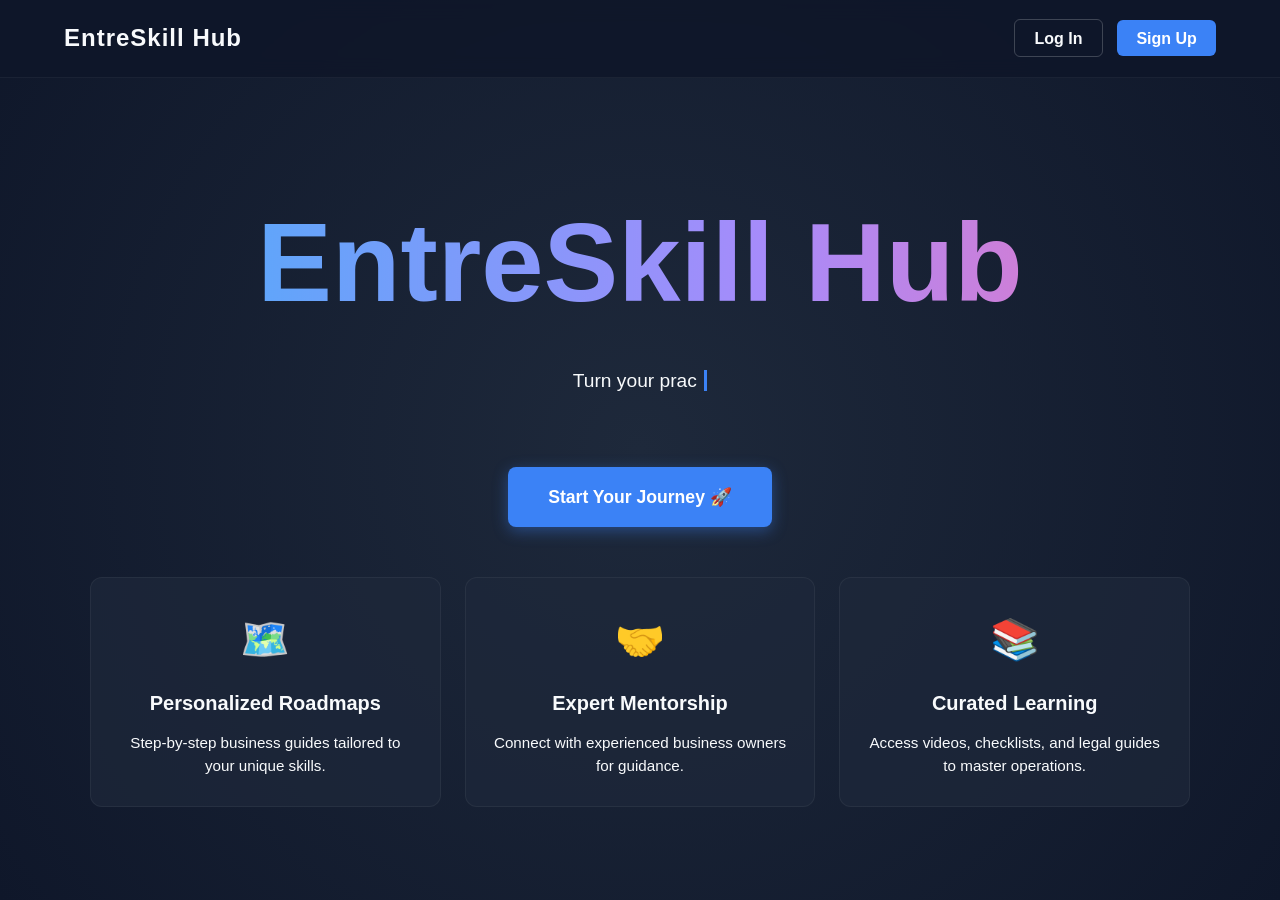
<file: index.html>
<!DOCTYPE html>
<html lang="en">
<head>
    <meta charset="UTF-8">
    <meta name="viewport" content="width=device-width, initial-scale=1.0">
    <title>EntreSkill Hub | Skill-to-Startup Platform</title>
    <link rel="stylesheet" href="style.css"> 
</head>
<body class="landing-page">

    <nav class="navbar">
        <div class="logo">EntreSkill Hub</div>
        <div class="nav-links">
            <a href="auth.html" class="nav-btn login-btn">Log In</a>
            <a href="register.html" class="nav-btn signup-btn">Sign Up</a>
        </div>
    </nav>

    <header class="hero">
        <div class="hero-content">
            <h1 class="animated-title">EntreSkill Hub</h1>
            <p class="tagline"></p> <div class="cta-buttons">
                <a href="register.html" class="btn btn-primary">Start Your Journey 🚀</a>
            </div>
        </div>

        <div class="feature-grid">
            <div class="feature-card">
                <div class="icon">🗺️</div>
                <h3>Personalized Roadmaps</h3>
                <p>Step-by-step business guides tailored to your unique skills.</p>
            </div>
            <div class="feature-card">
                <div class="icon">🤝</div>
                <h3>Expert Mentorship</h3>
                <p>Connect with experienced business owners for guidance.</p>
            </div>
            <div class="feature-card">
                <div class="icon">📚</div>
                <h3>Curated Learning</h3>
                <p>Access videos, checklists, and legal guides to master operations.</p>
            </div>
        </div>
    </header>

    <script src="global.js" defer></script>
    <script src="landing.js" defer></script>
</body>
</html>
</file>
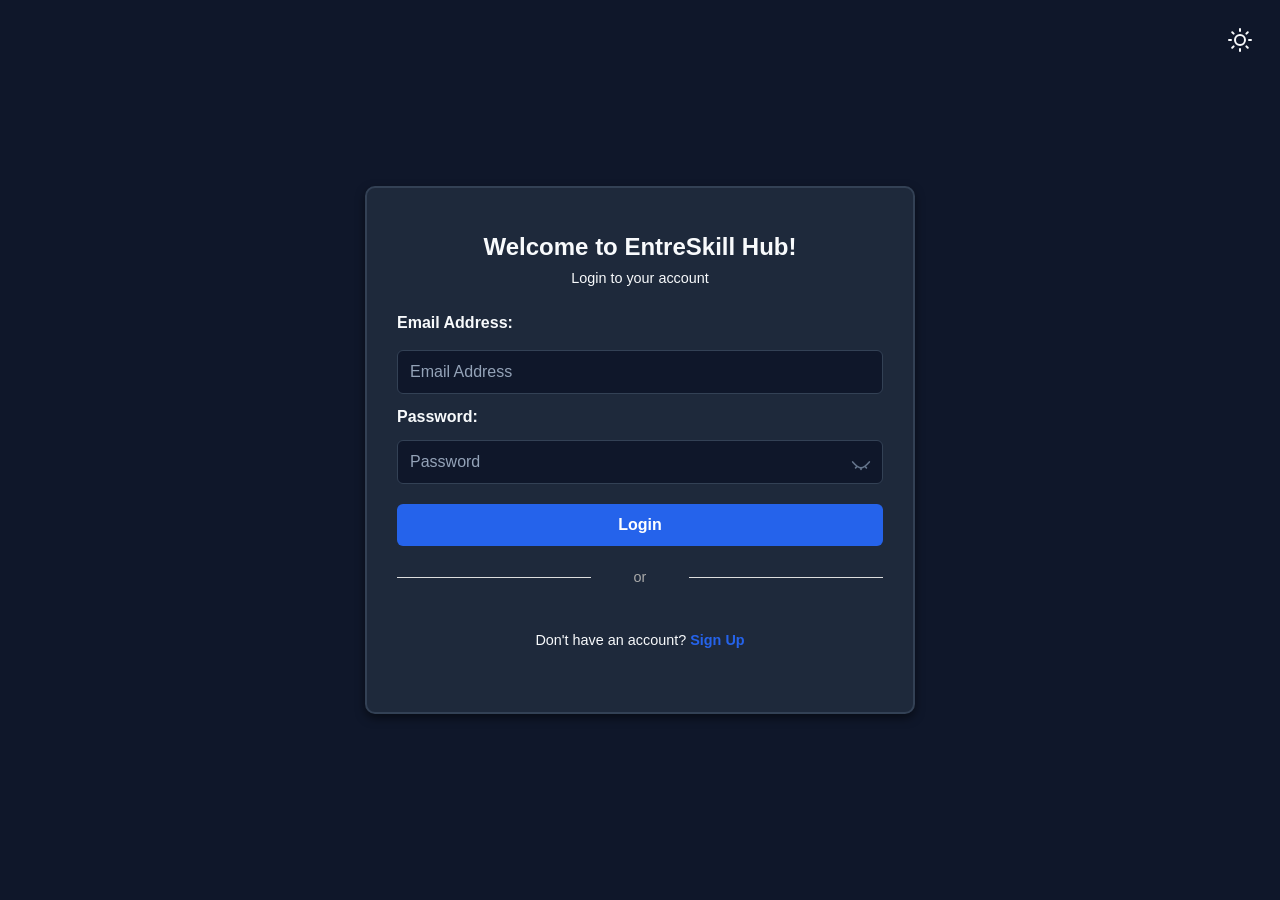
<file: admin-dashboard.html>
<!DOCTYPE html>
<html lang="en">
<head>
    <meta charset="UTF-8">
    <meta name="viewport" content="width=device-width, initial-scale=1.0">
    <title>Admin Dashboard - EntreSkill Hub</title>
      <script src="security.js" ></script>
    <link rel="stylesheet" href="style.css">
</head>
<body class="admin-page">

    <div id="toast-message" class="toast hidden"></div>

    <!-- Removed hardcoded background so Dark Mode works! -->
    <div class="universal-nav" style="padding: 20px 40px; margin-bottom: 30px;">
        <h2 id="admin-title">⚙️ Admin Control Center</h2>
        <div class="nav-right-controls">
            <a href="dashboard.html" class="nav-link">➔ Live Website</a>
            <a href="mentor-dashboard.html" style="background: #3b82f6; color: white; padding: 6px 12px; border-radius: 6px; text-decoration: none; font-size: 0.9rem; font-weight: bold;">👨‍🏫 Enter as Mentor</a>
            <button id="theme-toggle" class="theme-icon-btn" aria-label="Toggle Theme">
                <svg class="sun-icon" xmlns="http://www.w3.org/2000/svg" width="24" height="24" viewBox="0 0 24 24" fill="none" stroke="currentColor" stroke-width="2" stroke-linecap="round" stroke-linejoin="round"><circle cx="12" cy="12" r="5"></circle><line x1="12" y1="1" x2="12" y2="3"></line><line x1="12" y1="21" x2="12" y2="23"></line><line x1="4.22" y1="4.22" x2="5.64" y2="5.64"></line><line x1="18.36" y1="18.36" x2="19.78" y2="19.78"></line><line x1="1" y1="12" x2="3" y2="12"></line><line x1="21" y1="12" x2="23" y2="12"></line><line x1="4.22" y1="19.78" x2="5.64" y2="18.36"></line><line x1="18.36" y1="5.64" x2="19.78" y2="4.22"></line></svg>
                <svg class="moon-icon" xmlns="http://www.w3.org/2000/svg" width="24" height="24" viewBox="0 0 24 24" fill="none" stroke="currentColor" stroke-width="2" stroke-linecap="round" stroke-linejoin="round"><path d="M21 12.79A9 9 0 1 1 11.21 3 7 7 0 0 0 21 12.79z"></path></svg>
            </button>
        </div>
    </div>

    <div class="admin-container" style="max-width: 1100px; margin: 0 auto; padding: 0 20px;">
        
        <!-- REAL STATS GRID -->
        <div class="stats-grid" style="display: grid; grid-template-columns: repeat(auto-fit, minmax(200px, 1fr)); gap: 20px; margin-bottom: 40px;">
            <div class="stat-card" style="border-top-color: #3b82f6;">
                <h3>Total Students</h3>
                <div class="number" id="stat-users">Loading...</div>
            </div>
            <div class="stat-card" style="border-top-color: #10b981;">
                <h3>Active Mentors</h3>
                <div class="number" id="stat-mentors">Loading...</div>
            </div>
            <div class="stat-card" style="border-top-color: #f59e0b;">
                <h3>Ideas Bookmarked</h3>
                <div class="number" id="stat-ideas">Loading...</div>
            </div>
            <div class="stat-card" style="border-top-color: #8b5cf6;">
                <h3>Pending Content</h3>
                <div class="number" id="stat-pending">0</div>
            </div>
        </div>

        <div style="display: flex; gap: 30px; flex-wrap: wrap;">
            
            <!-- LEFT PANEL: PENDING MENTOR APPROVALS -->
            <div class="panel" style="flex: 1; min-width: 300px;">
                <h3 style="border-bottom: 2px solid #f59e0b; padding-bottom: 10px;">👤 Pending Mentor Verifications</h3>
                <div id="pending-mentors-container">
                    <!-- JS will inject REAL data here -->
                </div>
            </div>

            <!-- RIGHT PANEL: REAL UPLOADED CONTENT -->
            <div class="panel" style="flex: 1; min-width: 300px;">
                <h3 style="border-bottom: 2px solid #8b5cf6; padding-bottom: 10px;">📄 Pending Training Content</h3>
                <div id="pending-content-container">
                    <!-- JS will inject REAL mentor uploads here -->
                </div>
            </div>

        </div>
    </div>

    <script src="global.js" defer></script>
    <script src="admin.js" defer></script>
</body>
</html>
</file>
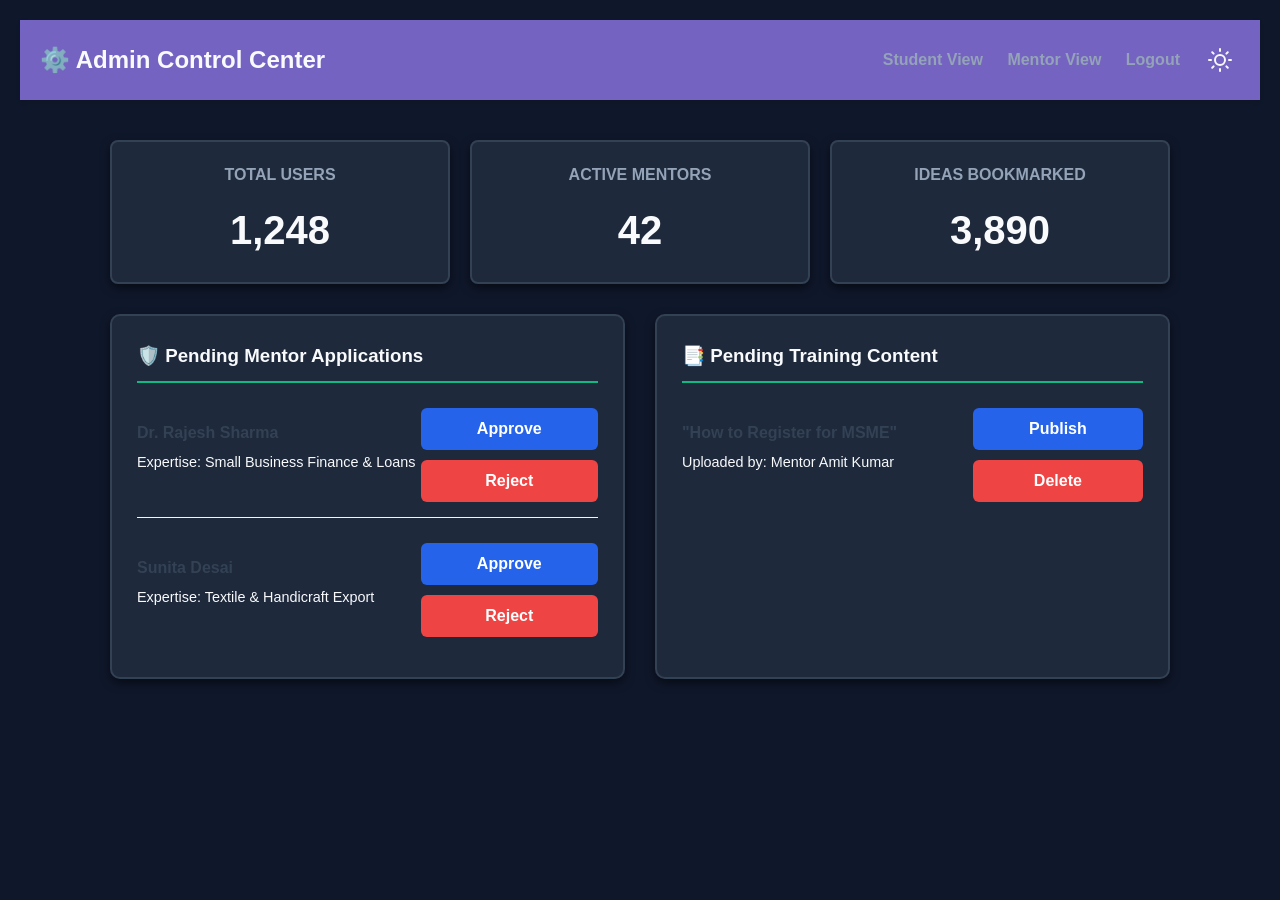
<file: admin.html>
<!DOCTYPE html>
<html lang="en">
<head>
    <meta charset="UTF-8">
    <meta name="viewport" content="width=device-width, initial-scale=1.0">
    <title>Admin Control - EntreSkill Hub</title>
    <link rel="stylesheet" href="style.css">
</head>
<body class="admin-page">

    <div id="toast-message" class="toast hidden"></div>

   <div class="admin-nav">
        <h2>⚙️ Admin Control Center</h2>
        
        <div style="display: flex; align-items: center; gap: 20px;">
            <div class="links">
                <a href="#">Student View</a>
                <a href="#">Mentor View</a>
                <a href="#">Logout</a>
            </div>
            
            <button id="theme-toggle" class="theme-icon-btn" aria-label="Toggle Theme">
                <svg class="sun-icon" xmlns="http://www.w3.org/2000/svg" width="24" height="24" viewBox="0 0 24 24" fill="none" stroke="currentColor" stroke-width="2" stroke-linecap="round" stroke-linejoin="round"><circle cx="12" cy="12" r="5"></circle><line x1="12" y1="1" x2="12" y2="3"></line><line x1="12" y1="21" x2="12" y2="23"></line><line x1="4.22" y1="4.22" x2="5.64" y2="5.64"></line><line x1="18.36" y1="18.36" x2="19.78" y2="19.78"></line><line x1="1" y1="12" x2="3" y2="12"></line><line x1="21" y1="12" x2="23" y2="12"></line><line x1="4.22" y1="19.78" x2="5.64" y2="18.36"></line><line x1="18.36" y1="5.64" x2="19.78" y2="4.22"></line></svg>
                <svg class="moon-icon" xmlns="http://www.w3.org/2000/svg" width="24" height="24" viewBox="0 0 24 24" fill="none" stroke="currentColor" stroke-width="2" stroke-linecap="round" stroke-linejoin="round"><path d="M21 12.79A9 9 0 1 1 11.21 3 7 7 0 0 0 21 12.79z"></path></svg>
            </button>
        </div>
    </div>

    <div class="admin-container">
        
        <div class="stats-grid">
            <div class="stat-card blue">
                <h3>Total Users</h3>
                <p class="number">1,248</p>
            </div>
            <div class="stat-card green">
                <h3>Active Mentors</h3>
                <p class="number">42</p>
            </div>
            <div class="stat-card yellow">
                <h3>Ideas Bookmarked</h3>
                <p class="number">3,890</p>
            </div>
        </div>

        <div class="admin-panels">
            <div class="panel">
                <h3>🛡️ Pending Mentor Applications</h3>
                
                <div class="admin-list-item" id="mentor-app-1">
                    <div class="user-info">
                        <h4>Dr. Rajesh Sharma</h4>
                        <p>Expertise: Small Business Finance & Loans</p>
                    </div>
                    <div>
                        <button class="btn-approve" onclick="adminAction('mentor-app-1', 'Approved')">Approve</button>
                        <button class="btn-reject" onclick="adminAction('mentor-app-1', 'Rejected')">Reject</button>
                    </div>
                </div>

                <div class="admin-list-item" id="mentor-app-2">
                    <div class="user-info">
                        <h4>Sunita Desai</h4>
                        <p>Expertise: Textile & Handicraft Export</p>
                    </div>
                    <div>
                        <button class="btn-approve" onclick="adminAction('mentor-app-2', 'Approved')">Approve</button>
                        <button class="btn-reject" onclick="adminAction('mentor-app-2', 'Rejected')">Reject</button>
                    </div>
                </div>
            </div>

            <div class="panel">
                <h3>📑 Pending Training Content</h3>
                
                <div class="admin-list-item" id="content-1">
                    <div class="user-info">
                        <h4>"How to Register for MSME"</h4>
                        <p>Uploaded by: Mentor Amit Kumar</p>
                    </div>
                    <div>
                        <button class="btn-approve" onclick="adminAction('content-1', 'Published')">Publish</button>
                        <button class="btn-reject" onclick="adminAction('content-1', 'Deleted')">Delete</button>
                    </div>
                </div>
            </div>
        </div>

    </div>

    <script src="global.js" defer></script>
    <script src="admin.js" defer></script>
</body>
</html>
</file>
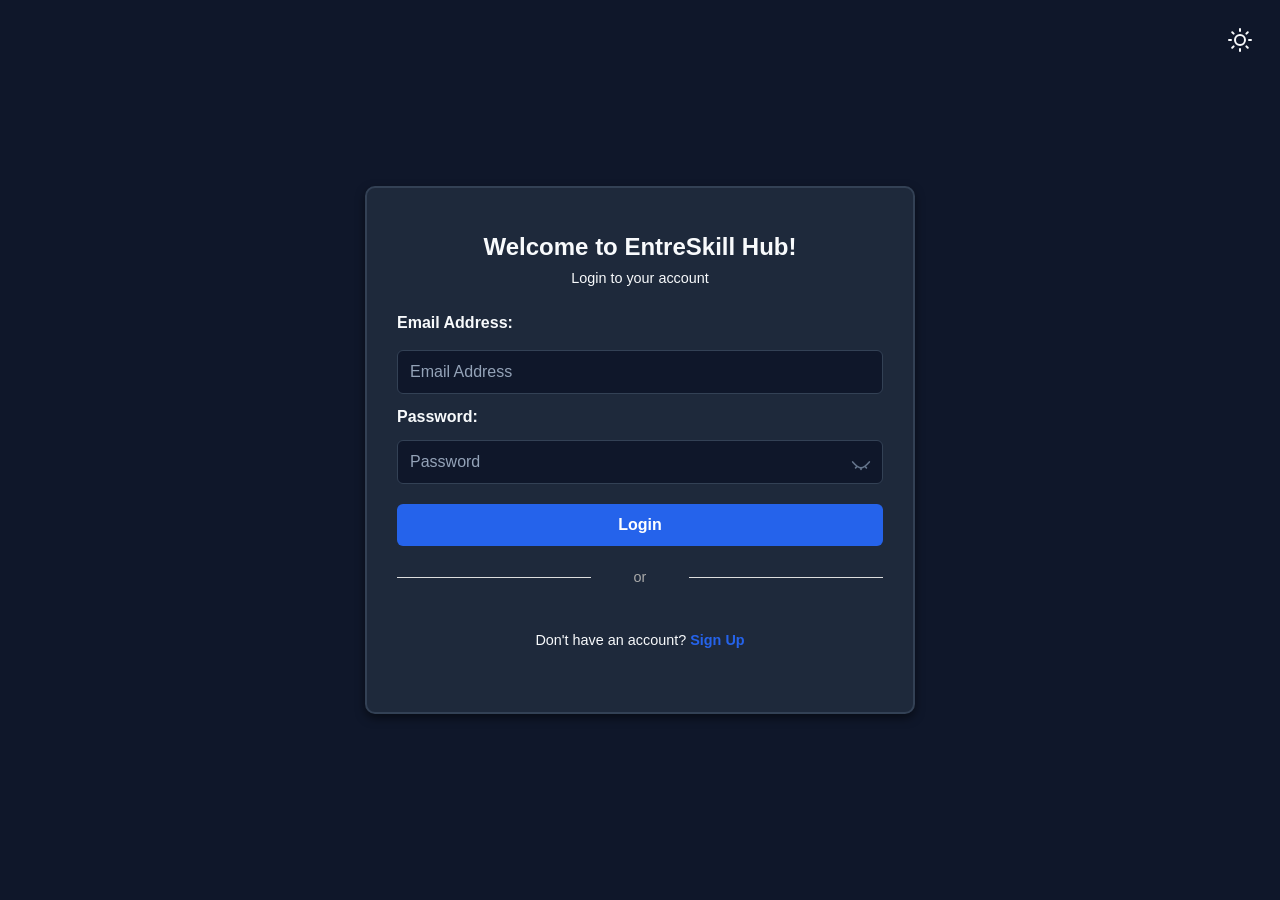
<file: auth.html>
<!DOCTYPE html>
<html lang="en">
<head>
    <meta charset="UTF-8">
    <meta name="viewport" content="width=device-width, initial-scale=1.0">
    <title>Login & Register - EntreSkill Hub</title>
    <link rel="stylesheet" href="style.css">
    <script src="https://accounts.google.com/gsi/client" async defer></script>
</head>
<body>

    <div class="floating-toggle-container">
        <button id="theme-toggle" class="theme-icon-btn nav-toggle-btn" aria-label="Toggle Theme">
            <svg class="sun-icon" xmlns="http://www.w3.org/2000/svg" width="24" height="24" viewBox="0 0 24 24" fill="none" stroke="currentColor" stroke-width="2" stroke-linecap="round" stroke-linejoin="round"><circle cx="12" cy="12" r="5"></circle><line x1="12" y1="1" x2="12" y2="3"></line><line x1="12" y1="21" x2="12" y2="23"></line><line x1="4.22" y1="4.22" x2="5.64" y2="5.64"></line><line x1="18.36" y1="18.36" x2="19.78" y2="19.78"></line><line x1="1" y1="12" x2="3" y2="12"></line><line x1="21" y1="12" x2="23" y2="12"></line><line x1="4.22" y1="19.78" x2="5.64" y2="18.36"></line><line x1="18.36" y1="5.64" x2="19.78" y2="4.22"></line></svg>
            <svg class="moon-icon" xmlns="http://www.w3.org/2000/svg" width="24" height="24" viewBox="0 0 24 24" fill="none" stroke="currentColor" stroke-width="2" stroke-linecap="round" stroke-linejoin="round"><path d="M21 12.79A9 9 0 1 1 11.21 3 7 7 0 0 0 21 12.79z"></path></svg>
        </button>
    </div>

    <div id="toast-message" class="toast hidden"></div>

    <div class="auth-container">
        
        <div id="login-section">
            <h2>Welcome to EntreSkill Hub!</h2>
            <p>Login to your account</p>
            
            <!-- 🐛 BUG FIXED HERE: Added the missing <form> tag -->
            <form id="login-form">
                <div class="input-group">
                    <label for="login-email">Email Address:</label>
                    <input type="email" id="login-email" placeholder="Email Address" required>
                </div>
                
                <div class="input-group">
                    <label for="login-password">Password:</label>
                    <div class="password-wrapper">
                        <input type="password" id="login-password" placeholder="Password" required>
                        <span class="toggle-password" onclick="togglePassword('login-password', this)">
                            <svg width="20" height="20" viewBox="0 0 24 24" fill="none" stroke="#64748b" stroke-width="2" stroke-linecap="round" stroke-linejoin="round"><path d="M2 12c3.5 4 7.5 7 10 7s6.5-3 10-7"/><path d="M12 19v2"/><path d="M17 17.5l1.5 1.5"/><path d="M7 17.5l-1.5 1.5"/></svg>
                        </span>
                    </div>
                </div>
                <button type="submit">Login</button>
            </form>
            
            <div class="divider">or</div>

            <div id="g_id_onload"
                 data-client_id="732967650333-7k4j38q916jp9kt62ckisd2dgto55ud3.apps.googleusercontent.com"
                 data-context="signin"
                 data-ux_mode="redirect"
                 data-login_uri="https://entireskillhub-backend.onrender.com/api/auth/google"
                 data-auto_prompt="false">
            </div>

            <div class="g_id_signin"
                 data-type="standard"
                 data-shape="rectangular"
                 data-theme="filled_blue"
                 data-text="signin_with"
                 data-size="large"
                 data-logo_alignment="center"
                 style="display: flex; justify-content: center; margin-top: 15px;">
            </div>

            <p class="toggle-text">Don't have an account? <a onclick="toggleForms()" style="cursor: pointer;">Sign Up</a></p>
        </div>

        <div id="register-section" class="hidden">
            <h2>Create an Account</h2>
            <p>Start your entrepreneurial journey today</p>
            
            <form id="register-form">
                <div class="input-group">
                    <label for="reg-name">Full Name:</label>
                    <input type="text" id="reg-name" placeholder="Full Name" required>
                </div>
                
                <div class="input-group">
                    <label for="reg-email">Email Address:</label>
                    <input type="email" id="reg-email" placeholder="Email Address" required>
                </div>
                
                <div class="input-group">
                    <label for="reg-password">Password:</label>
                    <div class="password-wrapper">
                        <input type="password" id="reg-password" placeholder="Create Password" required>
                        <span class="toggle-password" onclick="togglePassword('reg-password', this)">
                            <svg width="20" height="20" viewBox="0 0 24 24" fill="none" stroke="#64748b" stroke-width="2" stroke-linecap="round" stroke-linejoin="round"><path d="M2 12c3.5 4 7.5 7 10 7s6.5-3 10-7"/><path d="M12 19v2"/><path d="M17 17.5l1.5 1.5"/><path d="M7 17.5l-1.5 1.5"/></svg>
                        </span>
                    </div>
                </div>

                <!-- 🌟 ADDED HERE: Mentor / Student Selection -->
                <div class="input-group">
                    <label for="reg-role">Join As:</label>
                    <select id="reg-role" required style="width: 100%; padding: 12px; border: 1px solid #334155; border-radius: 6px; background-color: #1e293b; color: white; font-size: 1rem; margin-top: 5px;">
                        <option value="student">Student / Learner</option>
                        <option value="mentor">Mentor / Guide</option>
                    </select>
                </div>

                <button type="submit">Register</button>
            </form>

            <div class="divider">or</div>

            <button type="button" class="google-btn" onclick="showNotification('ℹ️ Google Sign-In will be fully connected before deployment!', true)">
                <svg xmlns="http://www.w3.org/2000/svg" viewBox="0 0 48 48" width="18px" height="18px">
                    <path fill="#FFC107" d="M43.611,20.083H42V20H24v8h11.303c-1.649,4.657-6.08,8-11.303,8c-6.627,0-12-5.373-12-12c0-6.627,5.373-12,12-12c3.059,0,5.842,1.154,7.961,3.039l5.657-5.657C34.046,6.053,29.268,4,24,4C12.955,4,4,12.955,4,24c0,11.045,8.955,20,20,20c11.045,0,20-8.955,20-20C44,22.659,43.862,21.35,43.611,20.083z"/>
                    <path fill="#FF3D00" d="M6.306,14.691l6.571,4.819C14.655,15.108,18.961,12,24,12c3.059,0,5.842,1.154,7.961,3.039l5.657-5.657C34.046,6.053,29.268,4,24,4C16.318,4,9.656,8.337,6.306,14.691z"/>
                    <path fill="#4CAF50" d="M24,44c5.166,0,9.86-1.977,13.409-5.192l-6.19-5.238C29.211,35.091,26.715,36,24,36c-5.202,0-9.619-3.317-11.283-7.946l-6.522,5.025C9.505,39.556,16.227,44,24,44z"/>
                    <path fill="#1976D2" d="M43.611,20.083H42V20H24v8h11.303c-0.792,2.237-2.231,4.166-4.087,5.571c0.001-0.001,0.002-0.001,0.003-0.002l6.19,5.238C36.971,39.205,44,34,44,24C44,22.659,43.862,21.35,43.611,20.083z"/>
                </svg>
                Sign up with Google
            </button>

            <p class="toggle-text">Already have an account? <a onclick="toggleForms()" style="cursor: pointer;">Login</a></p>
        </div>

    </div>

   <script src="global.js" defer></script>
   <script src="auth.js" defer></script>
</body>
</html>
</file>
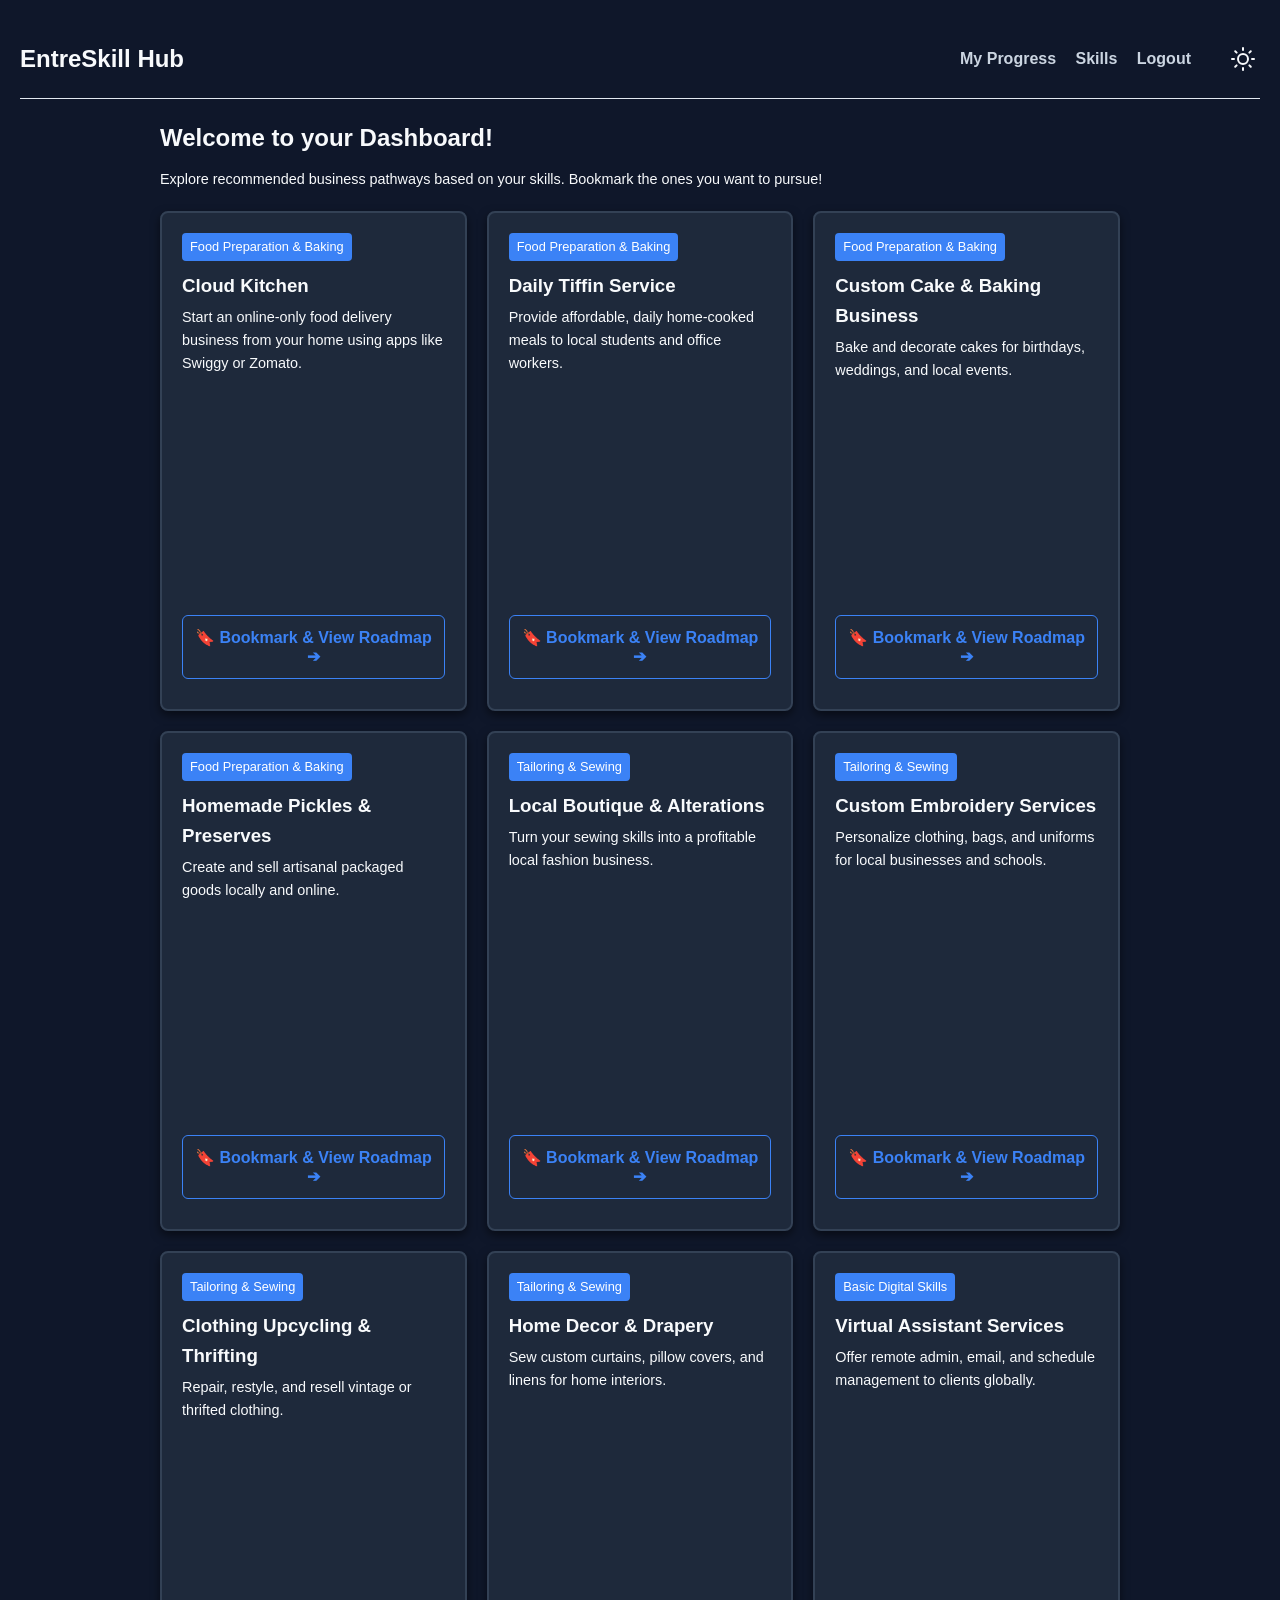
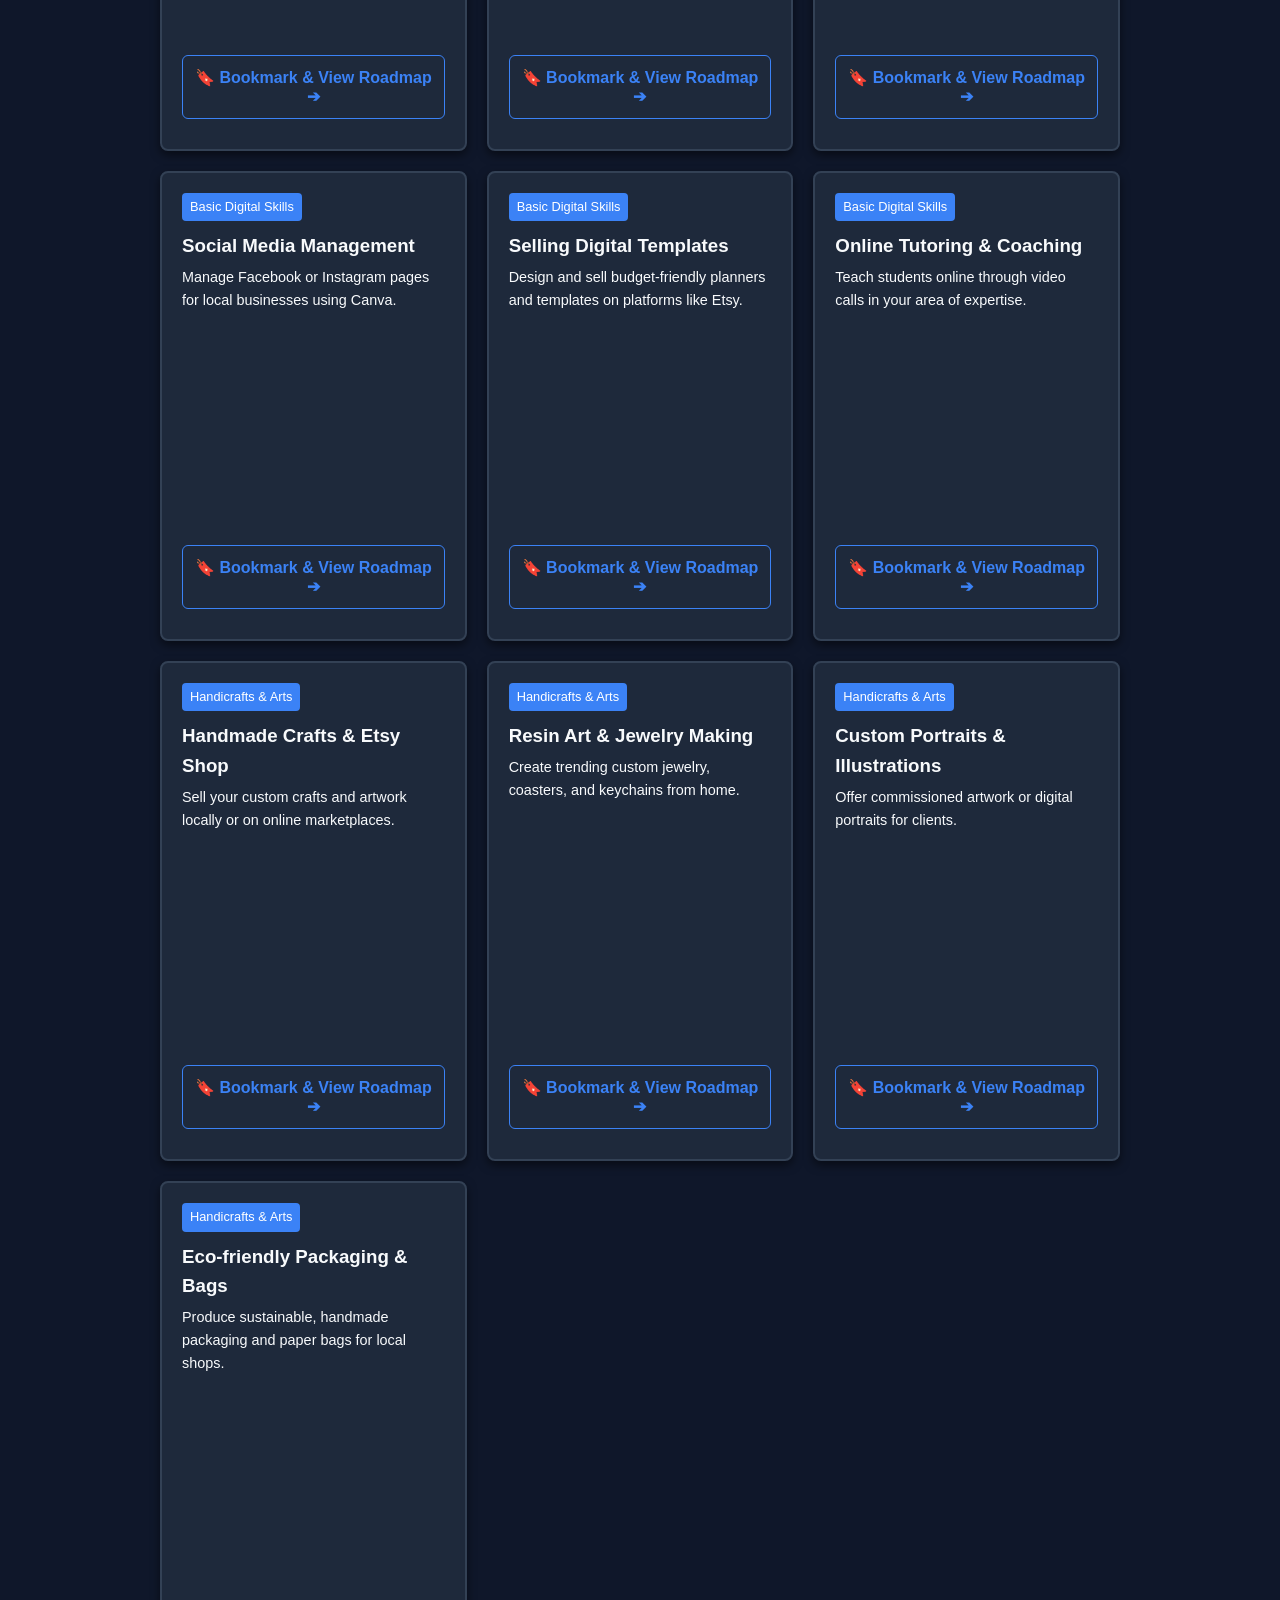
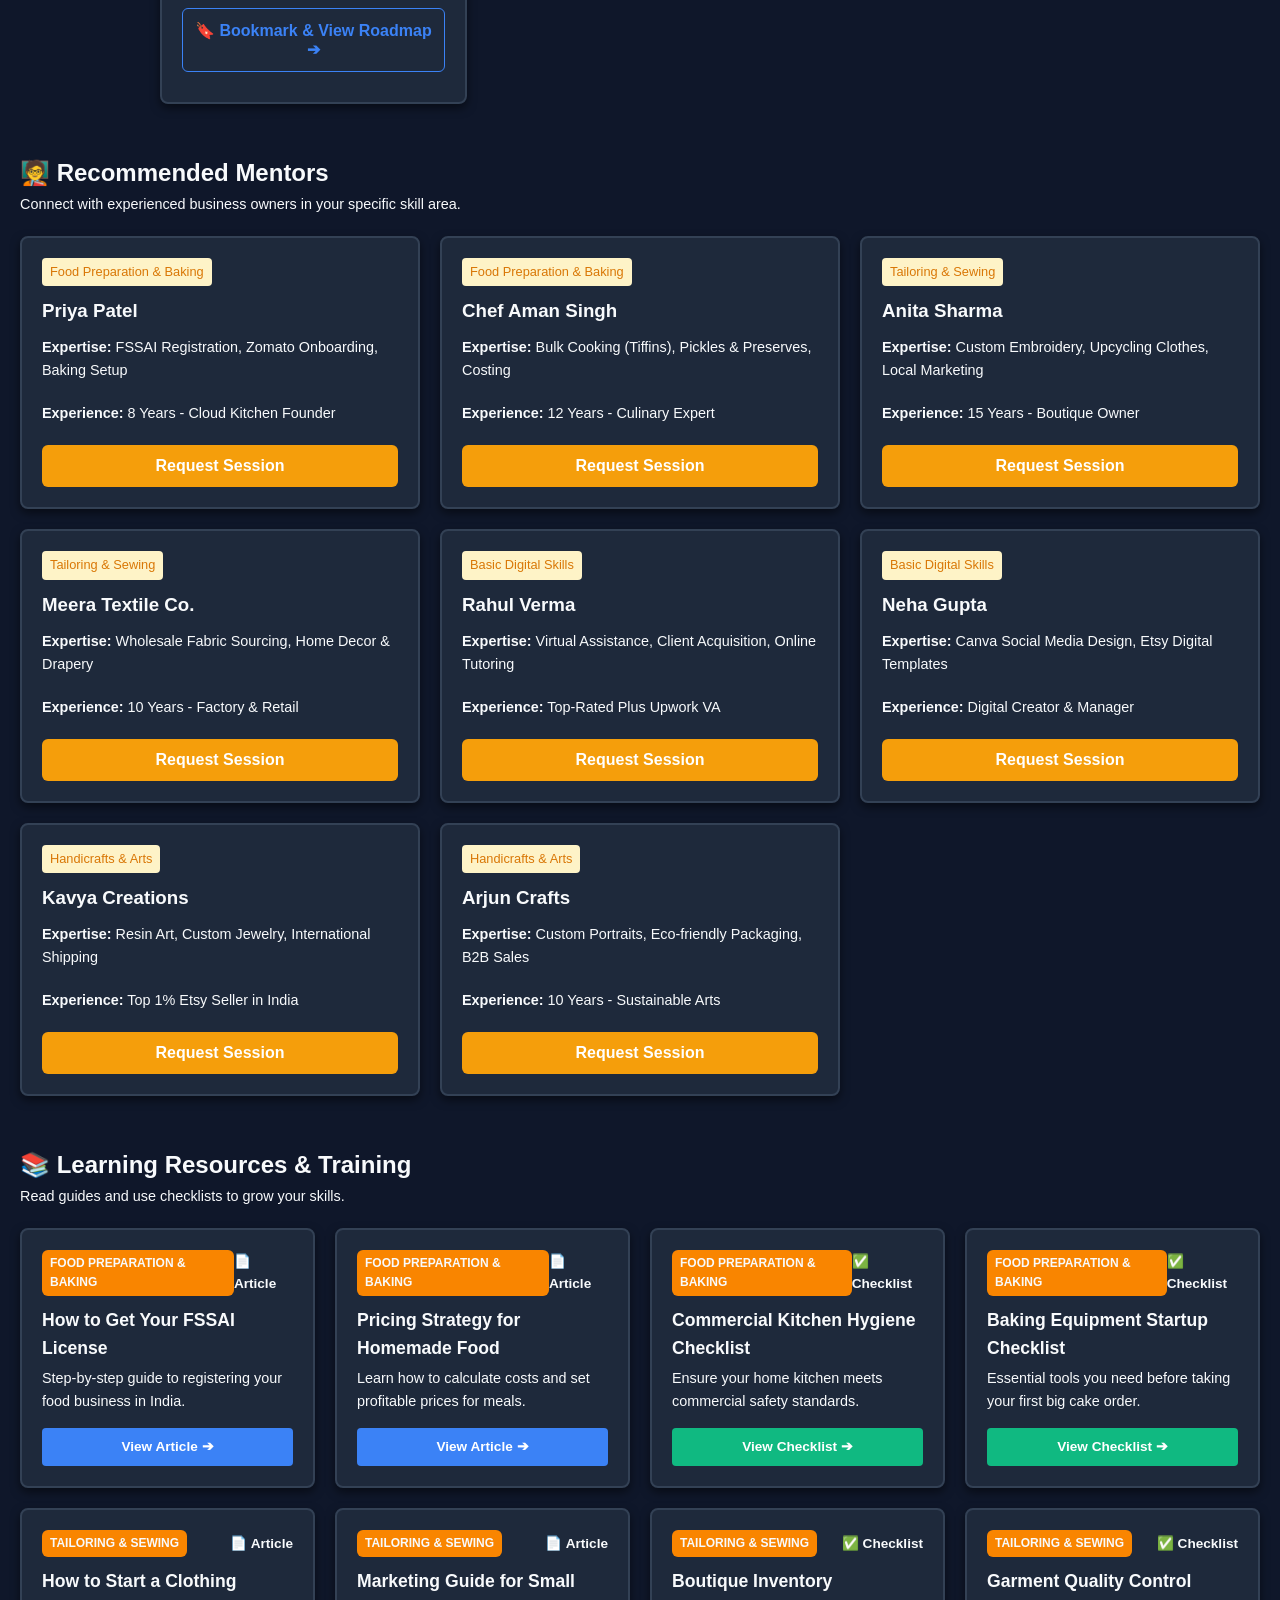
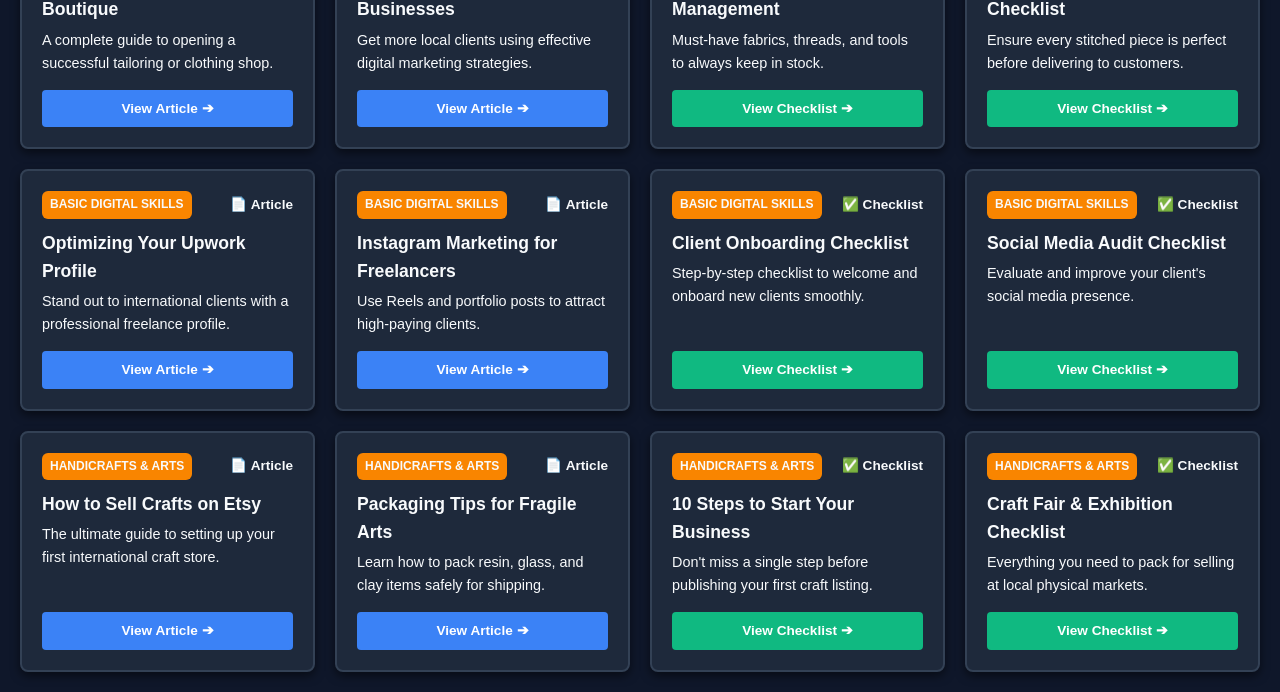
<file: dashboard.html>
<!DOCTYPE html>
<html lang="en">
<head>
    <meta charset="UTF-8">
    <meta name="viewport" content="width=device-width, initial-scale=1.0">
    <title>Dashboard - EntreSkill Hub</title>
    <link rel="stylesheet" href="style.css">
</head>
<body class="dashboard-page">
   
    <div id="toast-message" class="toast hidden"></div>
   

    <!-- NAVIGATION BAR -->
    <div class="nav" style="display: flex; justify-content: space-between; align-items: center; background: transparent; padding: 20px 0; margin-bottom: 20px; border-bottom: 1px solid #e2e8f0;">
        <h2 style="margin: 0; font-size: 1.5em;">EntreSkill Hub</h2>
        <div style="display: flex; align-items: center; gap: 20px;">
            <div class="links">
                
                <a href="progress.html" style="text-decoration: none; font-weight: bold;">My Progress</a>
                <a href="profiling.html" style="text-decoration: none; font-weight: bold;">Skills</a>
                 <a href="index.html" style="text-decoration: none; font-weight: bold;">Logout</a>
            </div>
            <button id="theme-toggle" class="theme-icon-btn" aria-label="Toggle Theme" style="margin: 0; padding: 5px;">
                <svg class="sun-icon" xmlns="http://www.w3.org/2000/svg" width="24" height="24" viewBox="0 0 24 24" fill="none" stroke="currentColor" stroke-width="2" stroke-linecap="round" stroke-linejoin="round"><circle cx="12" cy="12" r="5"></circle><line x1="12" y1="1" x2="12" y2="3"></line><line x1="12" y1="21" x2="12" y2="23"></line><line x1="4.22" y1="4.22" x2="5.64" y2="5.64"></line><line x1="18.36" y1="18.36" x2="19.78" y2="19.78"></line><line x1="1" y1="12" x2="3" y2="12"></line><line x1="21" y1="12" x2="23" y2="12"></line><line x1="4.22" y1="19.78" x2="5.64" y2="18.36"></line><line x1="18.36" y1="5.64" x2="19.78" y2="4.22"></line></svg>
                <svg class="moon-icon" xmlns="http://www.w3.org/2000/svg" width="24" height="24" viewBox="0 0 24 24" fill="none" stroke="currentColor" stroke-width="2" stroke-linecap="round" stroke-linejoin="round"><path d="M21 12.79A9 9 0 1 1 11.21 3 7 7 0 0 0 21 12.79z"></path></svg>
            </button>
        </div>
    </div>

    <!-- BUSINESS PATHWAYS SECTION -->
    <div style="max-width: 1000px; margin: 0 auto; padding: 0 20px;">
        <div class="dashboard-header">
            <h2 id="welcome-message" style="margin-bottom: 10px;">Welcome to your Dashboard!</h2>
            <p>Explore recommended business pathways based on your skills. Bookmark the ones you want to pursue!</p>
        </div>

        <!-- 🛑 NEW: JavaScript will inject the personalized business ideas here -->
        <div id="business-ideas-feed" class="grid">
            <!-- Dynamic Business Idea Cards will appear here via global.js -->
        </div>
    </div>
      <!-- RECOMMENDED MENTORS SECTION -->
    <div style="margin-top: 50px; margin-bottom: 50px;">
        <h2>🧑‍🏫 Recommended Mentors</h2>
        <p>Connect with experienced business owners in your specific skill area.</p>
        
        <div id="mentors-feed" style="margin-top: 20px; display: grid; grid-template-columns: repeat(auto-fit, minmax(300px, 1fr)); gap: 20px;">
            <p>Loading mentors...</p>
        </div>
    </div>
    
    
    
    <!-- LEARNING RESOURCES SECTION -->
<div style="margin-top: 40px;">
    <h2>📚 Learning Resources & Training</h2>
    <p>Read guides and use checklists to grow your skills.</p>
    
    <!-- We will inject the Articles and Checklists here! -->
    <div id="learning-resources-feed" style="margin-top: 20px; display: grid; grid-template-columns: repeat(auto-fit, minmax(250px, 1fr)); gap: 20px;">
        <p>Loading training content...</p>
    </div>
</div>

    <script src="global.js" defer></script>
    <script src="dashboard.js" defer></script>
</body>
</html>
</file>
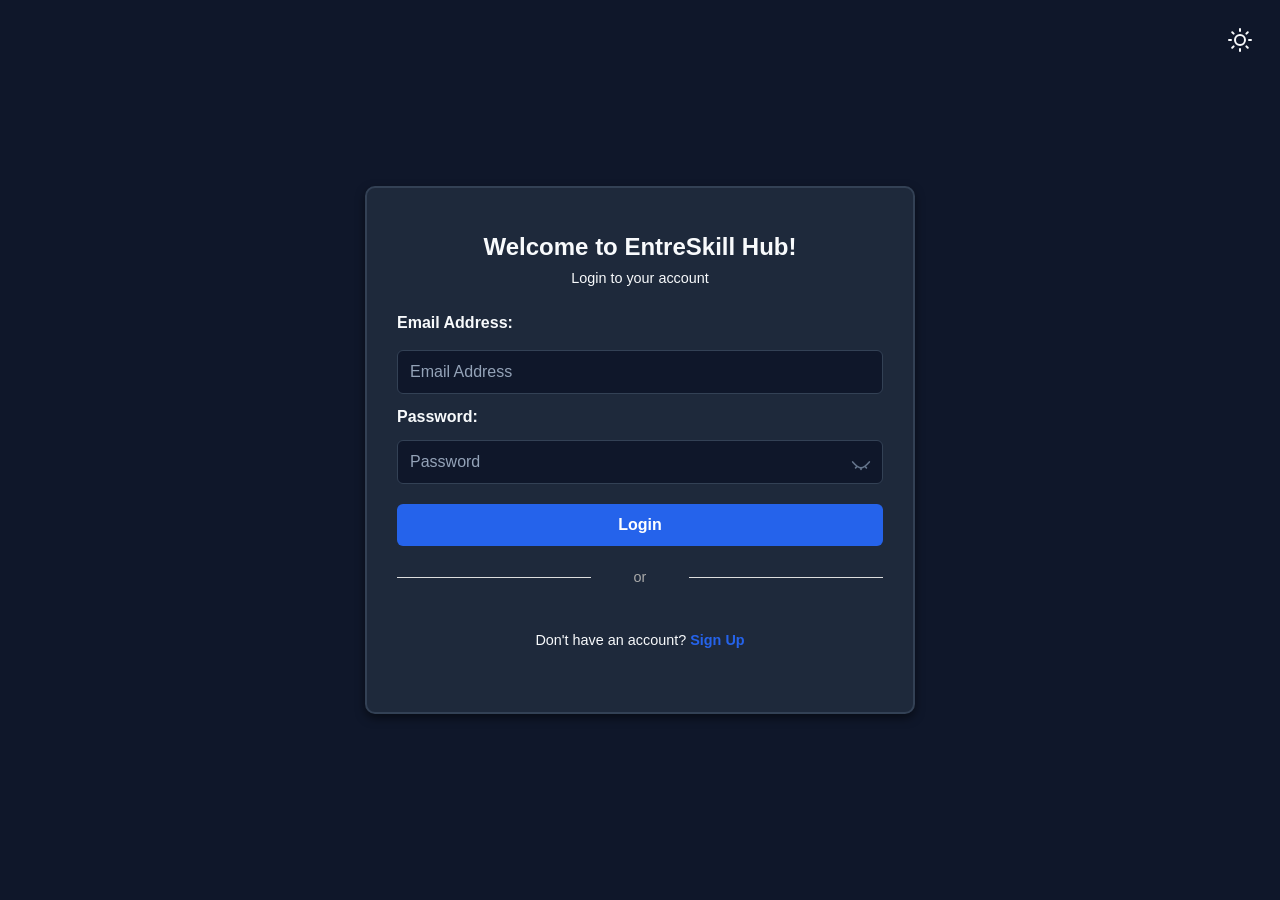
<file: mentor-dashboard.html>
<!DOCTYPE html>
<html lang="en">
<head>
    <meta charset="UTF-8">
    <meta name="viewport" content="width=device-width, initial-scale=1.0">
    <title>Mentor Portal - EntreSkill Hub</title>
     <script src="mentor-security.js" ></script>
    <link rel="stylesheet" href="style.css">
</head>
<body class="mentor-page">

   
    <div class="universal-nav" style="padding: 20px 40px; margin-bottom: 30px;">
        <h2 id="mentor-welcome">Welcome, Mentor!</h2>
        <div class="nav-right-controls">
            <a href="dashboard.html" class="nav-link">➔ Switch to Student View</a>
            <a href="#" class="nav-link">My Profile</a>
            <button id="theme-toggle" class="theme-icon-btn" aria-label="Toggle Theme">
               <svg class="sun-icon" xmlns="http://www.w3.org/2000/svg" width="24" height="24" viewBox="0 0 24 24" fill="none" stroke="currentColor" stroke-width="2" stroke-linecap="round" stroke-linejoin="round"><circle cx="12" cy="12" r="5"></circle><line x1="12" y1="1" x2="12" y2="3"></line><line x1="12" y1="21" x2="12" y2="23"></line><line x1="4.22" y1="4.22" x2="5.64" y2="5.64"></line><line x1="18.36" y1="18.36" x2="19.78" y2="19.78"></line><line x1="1" y1="12" x2="3" y2="12"></line><line x1="21" y1="12" x2="23" y2="12"></line><line x1="4.22" y1="19.78" x2="5.64" y2="18.36"></line><line x1="18.36" y1="5.64" x2="19.78" y2="4.22"></line></svg>
                <svg class="moon-icon" xmlns="http://www.w3.org/2000/svg" width="24" height="24" viewBox="0 0 24 24" fill="none" stroke="currentColor" stroke-width="2" stroke-linecap="round" stroke-linejoin="round"><path d="M21 12.79A9 9 0 1 1 11.21 3 7 7 0 0 0 21 12.79z"></path></svg>
            </button>
        </div>
    </div>

    <div class="mentor-container" style="max-width: 1000px; margin: 0 auto; display: flex; gap: 30px; flex-wrap: wrap;">
        
        <!-- LEFT PANEL: INCOMING REQUESTS -->
        <div class="panel" style="flex: 1; min-width: 300px;">
            <h3 style="border-bottom: 2px solid #10b981; padding-bottom: 10px;">📬 Incoming Mentee Requests</h3>
            
            <div class="request-card" id="req-1">
                <h4>Sanya Gupta</h4>
                <p><strong>Goal:</strong> Wants to start a Tailoring Boutique</p>
                <p><strong>Status:</strong> <span style="color: #f59e0b; font-weight: bold;">Pending Approval</span></p>
                <div class="btn-group">
                    <button class="btn btn-accept" onclick="handleRequest('req-1', 'accepted')">Accept</button>
                    <button class="btn btn-decline" onclick="handleRequest('req-1', 'declined')">Decline</button>
                </div>
            </div>

            <div class="request-card" id="req-2">
                <h4>Rohan Das</h4>
                <p><strong>Goal:</strong> Setting up an Electronics Repair Kiosk</p>
                <p><strong>Status:</strong> <span style="color: #f59e0b; font-weight: bold;">Pending Approval</span></p>
                <div class="btn-group">
                    <button class="btn btn-accept" onclick="handleRequest('req-2', 'accepted')">Accept</button>
                    <button class="btn btn-decline" onclick="handleRequest('req-2', 'declined')">Decline</button>
                </div>
            </div>
        </div>

        <!-- RIGHT PANEL: CONTENT UPLOAD SECTION -->
        <div class="panel" style="flex: 1; min-width: 300px;">
            <h3 style="border-bottom: 2px solid #3b82f6; padding-bottom: 10px;">📤 Upload New Content</h3>
            
            <form id="upload-content-form">
                <input type="text" id="content-title" class="form-input" placeholder="Content Title (e.g., How to start freelancing)" required>
                
                <div class="form-row">
                    <select id="content-type" class="form-input half-width" required>
                        <option value="" disabled selected>Select Type</option>
                        <option value="video">YouTube Video</option>
                        <option value="article">Article / Blog</option>
                        <option value="checklist">Checklist</option>
                    </select>
                    
                    <select id="content-category" class="form-input half-width" required>
                        <option value="" disabled selected>Select Category</option>
                        <option value="Food Preparation & Baking">Food Preparation</option>
                        <option value="Tailoring & Sewing">Tailoring & Sewing</option>
                        <option value="Basic Digital Skills">Digital Skills</option>
                        <option value="Handicrafts & Arts">Handicrafts & Arts</option>
                        <option value="Universal">Universal / General</option>
                    </select>
                </div>

                <textarea id="content-body" class="form-input" placeholder="Paste YouTube link OR type your full article here..." required rows="5"></textarea>
                
                <button type="submit" class="submit-btn">Publish Content</button>
            </form>
        </div>
    </div>

    <div id="toast-message" class="toast hidden"></div>
    <script src="global.js" defer></script>
    <script src="mentors.js" defer></script>
</body>
</html>
</file>
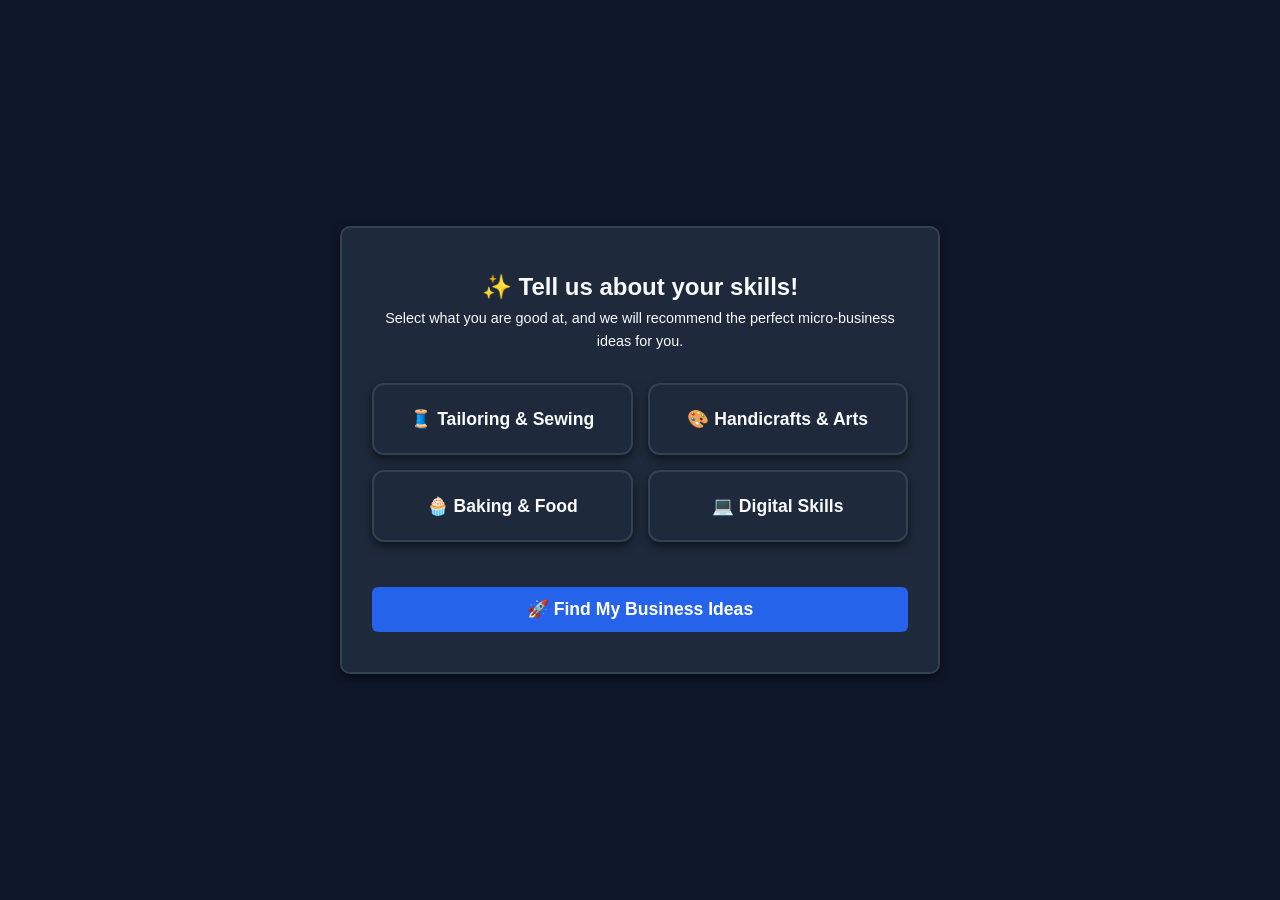
<file: profiling.html>
<!DOCTYPE html>
<html lang="en">
<head>
    <meta charset="UTF-8">
    <meta name="viewport" content="width=device-width, initial-scale=1.0">
    <title>Skill Profiling - EntreSkill Hub</title>
    <link rel="stylesheet" href="style.css">
</head>
<body>
    
    <div id="toast-message" class="toast hidden"></div>

  <div class="auth-container" style="max-width: 600px; text-align: center;"> 
        <h2>✨ Tell us about your skills!</h2>
        <p style="color: #64748b; margin-bottom: 30px;">Select what you are good at, and we will recommend the perfect micro-business ideas for you.</p>
        
        <form id="profiling-form">
            <!-- New Animated Grid Layout -->
            <div class="skills-grid">
                
              <!-- 4 Skill Cards -->
              <div class="skill-card" data-skill="Tailoring & Sewing">
                  <h3>🧵 Tailoring & Sewing</h3>
              </div>

              <div class="skill-card" data-skill="Handicrafts & Arts">
                  <h3>🎨 Handicrafts & Arts</h3>
              </div>

              <div class="skill-card" data-skill="Food Preparation & Baking">
                  <h3>🧁 Baking & Food</h3>
              </div>

              <div class="skill-card" data-skill="Basic Digital Skills">
                  <h3>💻 Digital Skills</h3>
              </div>

            </div>

            <!-- Added the ID find-ideas-btn here! -->
            <button type="button" id="find-ideas-btn" class="submit-btn" style="margin-top: 20px; width: 100%; font-size: 1.1rem;">🚀 Find My Business Ideas</button>
            
        </form>
    </div>

    <script src="global.js" defer></script>
    <script src="profiling.js" defer></script> <!-- Changed this to profiling.js! -->
</body>
</html>
</file>
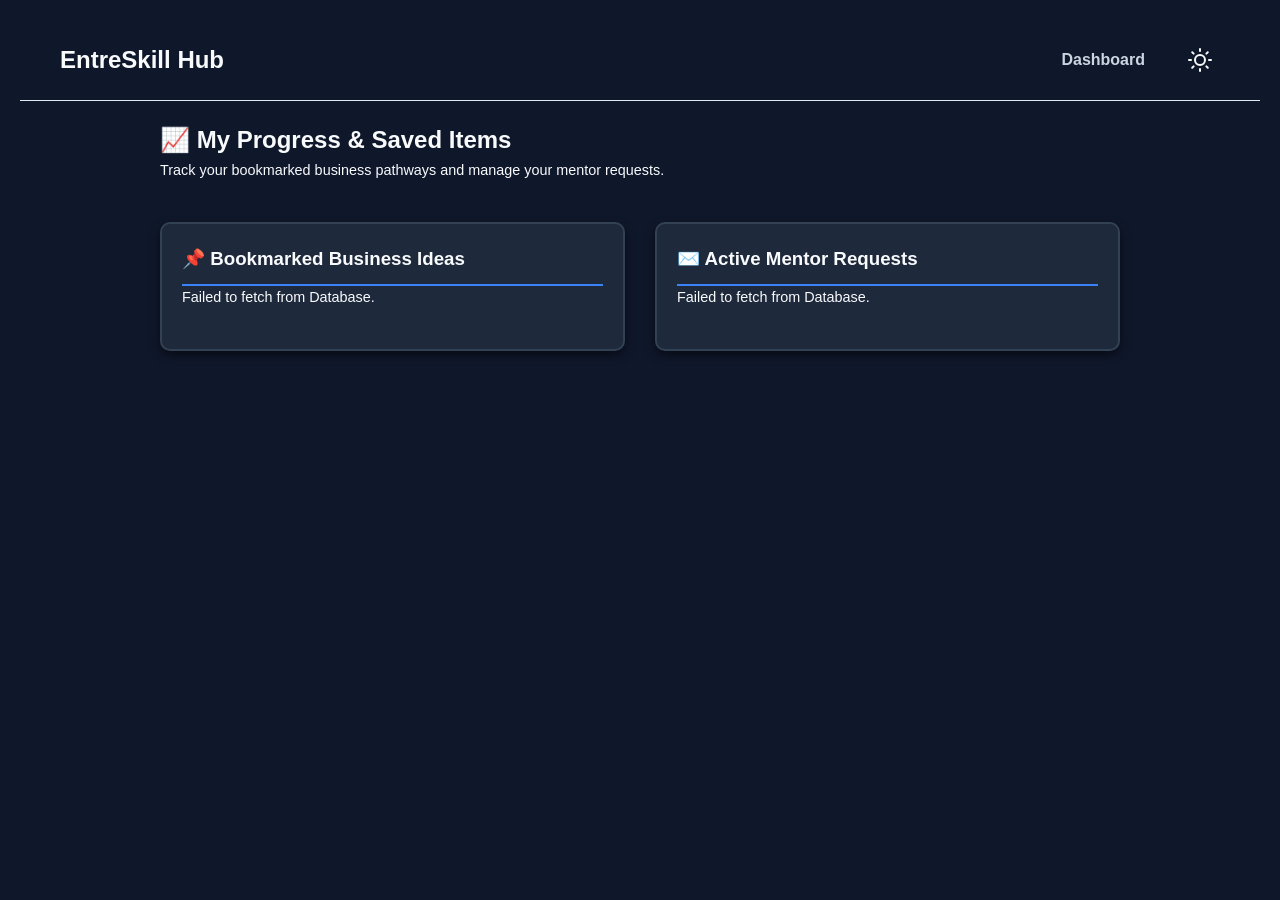
<file: progress.html>
<!DOCTYPE html>
<html lang="en">
<head>
    <meta charset="UTF-8">
    <meta name="viewport" content="width=device-width, initial-scale=1.0">
    <title>My Progress - EntreSkill Hub</title>
    <link rel="stylesheet" href="style.css">
</head>
<body class="progress-page">
    <div id="toast-message" class="toast hidden"></div>

    <!-- UNIVERSAL NAVIGATION -->
    <div class="universal-nav" style="padding: 20px 40px;">
        <h2>EntreSkill Hub</h2>
        <div class="nav-right-controls">
            <a href="dashboard.html" class="nav-link">Dashboard</a>
            
            <button id="theme-toggle" class="theme-icon-btn" aria-label="Toggle Theme">
                <svg class="sun-icon" xmlns="http://www.w3.org/2000/svg" width="24" height="24" viewBox="0 0 24 24" fill="none" stroke="currentColor" stroke-width="2" stroke-linecap="round" stroke-linejoin="round"><circle cx="12" cy="12" r="5"></circle><line x1="12" y1="1" x2="12" y2="3"></line><line x1="12" y1="21" x2="12" y2="23"></line><line x1="4.22" y1="4.22" x2="5.64" y2="5.64"></line><line x1="18.36" y1="18.36" x2="19.78" y2="19.78"></line><line x1="1" y1="12" x2="3" y2="12"></line><line x1="21" y1="12" x2="23" y2="12"></line><line x1="4.22" y1="19.78" x2="5.64" y2="18.36"></line><line x1="18.36" y1="5.64" x2="19.78" y2="4.22"></line></svg>
                <svg class="moon-icon" xmlns="http://www.w3.org/2000/svg" width="24" height="24" viewBox="0 0 24 24" fill="none" stroke="currentColor" stroke-width="2" stroke-linecap="round" stroke-linejoin="round"><path d="M21 12.79A9 9 0 1 1 11.21 3 7 7 0 0 0 21 12.79z"></path></svg>
            </button>
        </div>
    </div>

    <!-- PAGE HEADER -->
    <div class="page-container section-margin">
        <h2>📈 My Progress & Saved Items</h2>
        <p>Track your bookmarked business pathways and manage your mentor requests.</p>
    </div>

    <!-- DYNAMIC PROGRESS COLUMNS -->
    <div class="progress-container">
        
        <!-- Column 1: Bookmarks -->
        <div class="progress-column">
            <h3>📌 Bookmarked Business Ideas</h3>
            <!-- JS will inject the actual saved ideas here -->
            <div id="saved-ideas-container">
                <p style="margin-top: 15px;">Loading your saved ideas...</p>
            </div>
        </div>

        <!-- Column 2: Mentors -->
        <div class="progress-column">
            <h3>✉️ Active Mentor Requests</h3>
            <!-- JS will inject the actual mentor requests here -->
            <div id="mentor-requests-container">
                <p style="margin-top: 15px;">Loading your mentor requests...</p>
            </div>
        </div>

    </div>

    <script src="global.js" defer></script>
    <script src="progress.js" defer></script>
</body>
</html>
</file>
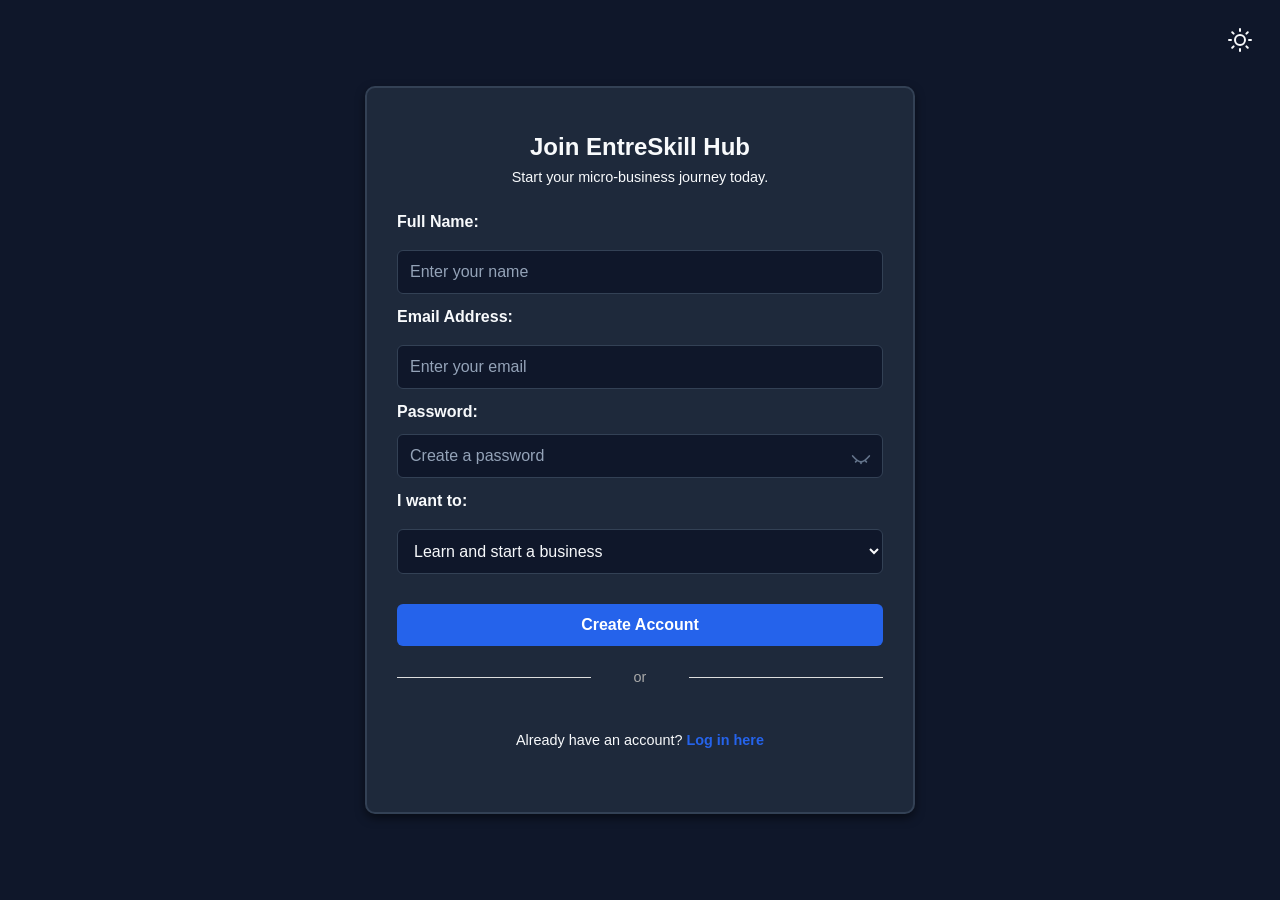
<file: register.html>
<!DOCTYPE html>
<html lang="en">
<head>
    <meta charset="UTF-8">
    <meta name="viewport" content="width=device-width, initial-scale=1.0">
    <title>Register - EntreSkill Hub</title>
    <link rel="stylesheet" href="style.css">
    
    <script src="https://accounts.google.com/gsi/client" async defer></script>
</head>
<body>

    <div style="position: absolute; top: 20px; right: 20px;">
        <button id="theme-toggle" class="theme-icon-btn" aria-label="Toggle Theme">
            <svg class="sun-icon" xmlns="http://www.w3.org/2000/svg" width="24" height="24" viewBox="0 0 24 24" fill="none" stroke="currentColor" stroke-width="2" stroke-linecap="round" stroke-linejoin="round"><circle cx="12" cy="12" r="5"></circle><line x1="12" y1="1" x2="12" y2="3"></line><line x1="12" y1="21" x2="12" y2="23"></line><line x1="4.22" y1="4.22" x2="5.64" y2="5.64"></line><line x1="18.36" y1="18.36" x2="19.78" y2="19.78"></line><line x1="1" y1="12" x2="3" y2="12"></line><line x1="21" y1="12" x2="23" y2="12"></line><line x1="4.22" y1="19.78" x2="5.64" y2="18.36"></line><line x1="18.36" y1="5.64" x2="19.78" y2="4.22"></line></svg>
            <svg class="moon-icon" xmlns="http://www.w3.org/2000/svg" width="24" height="24" viewBox="0 0 24 24" fill="none" stroke="currentColor" stroke-width="2" stroke-linecap="round" stroke-linejoin="round"><path d="M21 12.79A9 9 0 1 1 11.21 3 7 7 0 0 0 21 12.79z"></path></svg>
        </button>
    </div>

    <div id="toast-message" class="toast hidden"></div>

    <div class="auth-container">
        <h2>Join EntreSkill Hub</h2>
        <p>Start your micro-business journey today.</p>

        <form id="register-form">
            <div style="text-align: left;">
                <label for="reg-name" style="font-weight: bold;">Full Name:</label>
                <input type="text" id="reg-name" placeholder="Enter your name" required>
            </div>
            
            <div style="text-align: left;">
                <label for="reg-email" style="font-weight: bold;">Email Address:</label>
                <input type="email" id="reg-email" placeholder="Enter your email" required>
            </div>
            
            <div style="text-align: left;">
                <label for="reg-password" style="font-weight: bold;">Password:</label>
                <div class="password-wrapper">
                    <input type="password" id="reg-password" placeholder="Create a password" required>
                    <span class="toggle-password" onclick="togglePassword('reg-password', this)">
                        <svg width="20" height="20" viewBox="0 0 24 24" fill="none" stroke="#64748b" stroke-width="2" stroke-linecap="round" stroke-linejoin="round"><path d="M2 12c3.5 4 7.5 7 10 7s6.5-3 10-7"/><path d="M12 19v2"/><path d="M17 17.5l1.5 1.5"/><path d="M7 17.5l-1.5 1.5"/></svg>
                    </span>
                </div>
            </div>

            <div style="text-align: left;">
                <label for="reg-role" style="font-weight: bold;">I want to:</label>
                <select id="reg-role" required>
                    <option value="student">Learn and start a business</option>
                    <option value="mentor">Become a Mentor</option>
                </select>
            </div>

            <button type="submit" style="margin-top: 20px;">Create Account</button>
        </form>

        <div class="divider">or</div>

        <div id="g_id_onload"
             data-client_id="732967650333-7k4j38q916jp9kt62ckisd2dgto55ud3.apps.googleusercontent.com"
             data-context="signup"
             data-ux_mode="redirect"
             data-login_uri="https://entireskillhub-backend.onrender.com/api/auth/google"
             data-auto_prompt="false">
        </div>

        <div class="g_id_signin"
             data-type="standard"
             data-shape="rectangular"
             data-theme="filled_blue"
             data-text="signup_with"
             data-size="large"
             data-logo_alignment="center"
             style="display: flex; justify-content: center; margin-top: 15px; margin-bottom: 20px;">
        </div>
        <p class="toggle-text">Already have an account? <a href="auth.html">Log in here</a></p>
    </div>

   <script src="global.js" defer></script>
   <script src="auth.js" defer></script>
</body>
</html>
</file>
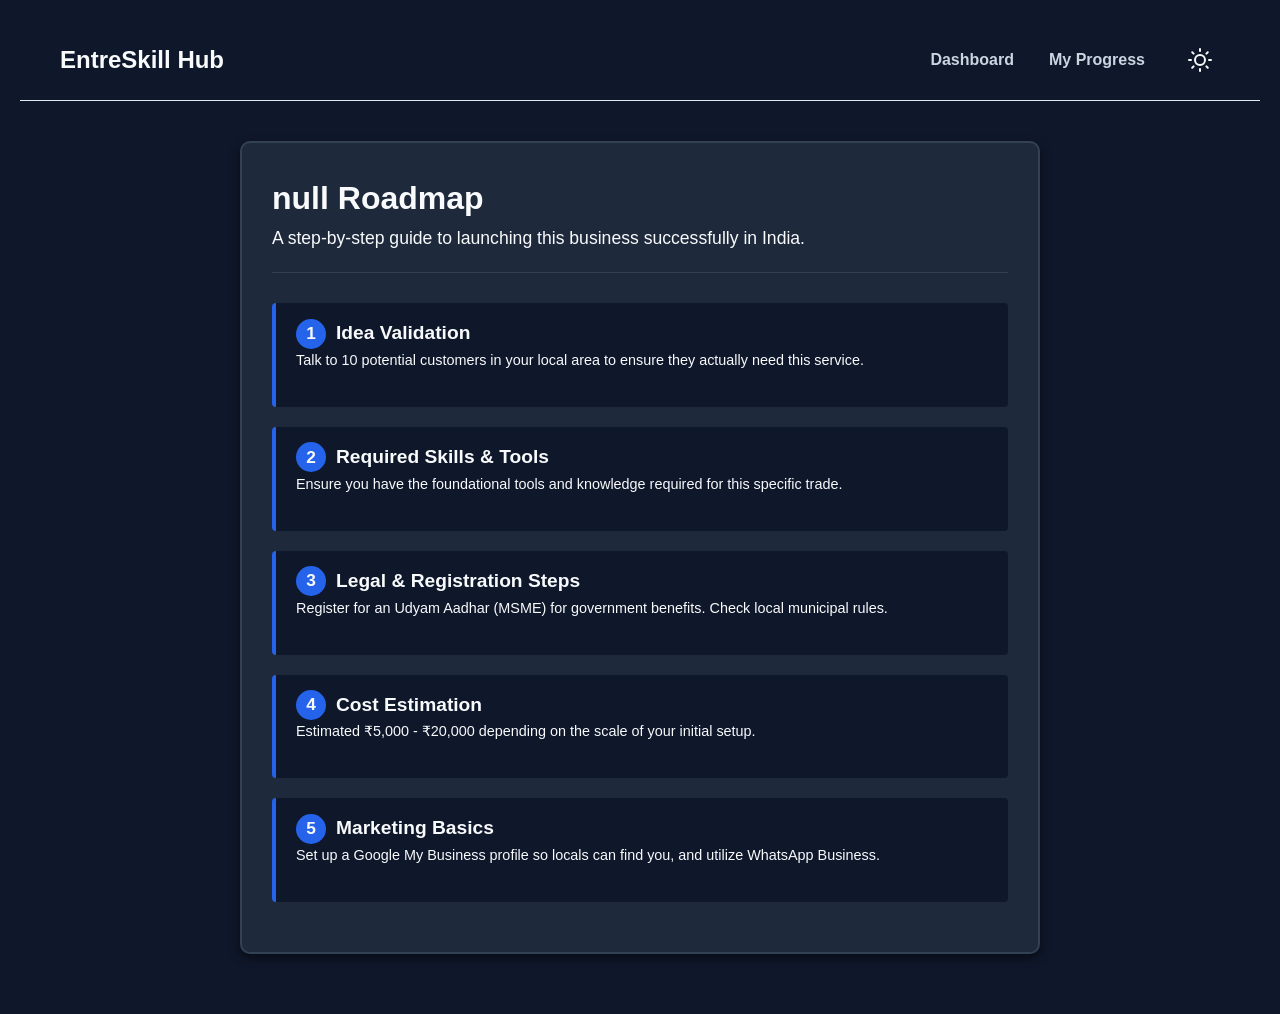
<file: roadmap.html>
<!DOCTYPE html>
<html lang="en">
<head>
    <meta charset="UTF-8">
    <meta name="viewport" content="width=device-width, initial-scale=1.0">
    <title>Business Roadmap - EntreSkill Hub</title>
    <link rel="stylesheet" href="style.css">
</head>
<body class="roadmap-page">
    <div id="toast-message" class="toast hidden"></div>

    <!-- UNIVERSAL NAVIGATION -->
    <div class="universal-nav" style="padding: 20px 40px;">
        <h2>EntreSkill Hub</h2>
        <div class="nav-right-controls">
            <a href="dashboard.html" class="nav-link">Dashboard</a>
          
            <a href="progress.html" class="nav-link">My Progress</a>
            <button id="theme-toggle" class="theme-icon-btn" aria-label="Toggle Theme">
                <svg class="sun-icon" xmlns="http://www.w3.org/2000/svg" width="24" height="24" viewBox="0 0 24 24" fill="none" stroke="currentColor" stroke-width="2" stroke-linecap="round" stroke-linejoin="round"><circle cx="12" cy="12" r="5"></circle><line x1="12" y1="1" x2="12" y2="3"></line><line x1="12" y1="21" x2="12" y2="23"></line><line x1="4.22" y1="4.22" x2="5.64" y2="5.64"></line><line x1="18.36" y1="18.36" x2="19.78" y2="19.78"></line><line x1="1" y1="12" x2="3" y2="12"></line><line x1="21" y1="12" x2="23" y2="12"></line><line x1="4.22" y1="19.78" x2="5.64" y2="18.36"></line><line x1="18.36" y1="5.64" x2="19.78" y2="4.22"></line></svg>
                <svg class="moon-icon" xmlns="http://www.w3.org/2000/svg" width="24" height="24" viewBox="0 0 24 24" fill="none" stroke="currentColor" stroke-width="2" stroke-linecap="round" stroke-linejoin="round"><path d="M21 12.79A9 9 0 1 1 11.21 3 7 7 0 0 0 21 12.79z"></path></svg>
            </button>
        </div>
    </div>

    <!-- ROADMAP CONTAINER -->
    <div class="roadmap-container">
        <h1 id="roadmap-title">Loading Roadmap...</h1>
        <p id="roadmap-intro">Please wait while we fetch your business plan.</p>
        <div id="roadmap-steps"></div>
    </div>

    <script src="global.js" defer></script>
    <script src="roadmap.js" defer></script>
</body>
</html>
</file>
<file: style.css>
/* 1. GLOBAL BASE & TYPOGRAPHY                */

* {
    margin: 0;
    padding: 0;
    box-sizing: border-box; 
}

body { 
    font-family: Arial, 'Segoe UI', sans-serif; 
    background-color: #f4f7f6; 
    color: #333;
    line-height: 1.6;
    display: flex; 
    justify-content: center; 
    align-items: center; 
    min-height: 100vh; 
}

/* Override Flexbox for dashboard/internal pages */
body.dashboard-page, body.mentor-page, body.admin-page, body.progress-page, body.roadmap-page { 
    display: block !important; 
    padding: 20px; 
}

h2 { margin-top: 0; color: #1e293b; }
p { color: #64748b; font-size: 0.9em; margin-bottom: 20px; }
.hidden { display: none; }


/* 2. GLOBAL FORMS, INPUTS & BUTTONS          */


/* Standardized Text Inputs */
input[type="text"], input[type="email"], input[type="password"], select, .form-input {
    width: 100%;
    padding: 12px;
    margin: 10px 0;
    border: 1px solid #ccc;
    border-radius: 6px;
    font-size: 1em;
    font-family: inherit;
}

.form-row { display: flex; gap: 15px; margin-bottom: 15px; }
.form-row .form-input { margin-bottom: 0; }
.half-width { width: 50%; }

input[type="checkbox"], input[type="radio"] {
    width: auto; margin: 0 10px 0 0; cursor: pointer; transform: scale(1.2);
}

/* Standardized Buttons */
button, .submit-btn, .btn { 
    width: 100%; padding: 12px 15px; border: none; border-radius: 6px; 
    cursor: pointer; font-weight: bold; background-color: #2563eb; 
    color: white; font-size: 1em; transition: 0.3s ease; margin-top: 10px; 
}
button:hover, .submit-btn:hover, .btn:hover { background-color: #1d4ed8; }

.btn-full { width: 100%; margin-bottom: 40px; padding: 12px; font-size: 1.1em; }
.btn-outline { margin-bottom: 10px; background: #f8fafc; color: #2563eb; border: 1px solid #2563eb; }
.btn-outline:hover { background: #e2e8f0; }

.saved, .btn-accept { background-color: #10b981 !important; color: white; }
.saved:hover, .btn-accept:hover { background-color: #059669 !important; }
.btn-decline, .btn-reject { background: #ef4444 !important; color: white; }
.btn-decline:hover, .btn-reject:hover { background: #dc2626 !important; }

/* Custom Pop-up Notification (Toast) */
.toast {
    position: fixed; top: 20px; left: 50%; transform: translateX(-50%);
    padding: 15px 25px; border-radius: 8px; color: white; font-weight: bold;
    box-shadow: 0 4px 10px rgba(0,0,0,0.2); z-index: 1000;
    transition: opacity 0.4s ease, top 0.4s ease; text-align: center; min-width: 250px;
}
.toast.hidden { opacity: 0; top: -50px; pointer-events: none; }
.toast.success { background-color: #10b981; } 
.toast.error { background-color: #ef4444; }   


/* 3. AUTHENTICATION PAGE                     */

.auth-container { 
    background: white; padding: 40px 30px; border-radius: 10px; 
    box-shadow: 0 10px 15px rgba(0,0,0,0.1); width: 100%; max-width: 550px; text-align: center; 
}
.password-wrapper { position: relative; width: 100%; margin: 10px 0; }
.password-wrapper input { margin: 0; padding-right: 40px; }
.toggle-password {
    position: absolute; right: 12px; top: 50%; transform: translateY(-50%);
    cursor: pointer; display: flex; align-items: center; transition: 0.3s;
}
.toggle-password:hover { opacity: 0.7; }
.toggle-text { margin-top: 20px; font-size: 0.9em; color: #555; }
.toggle-text a { color: #2563eb; cursor: pointer; text-decoration: none; font-weight: bold; }
.toggle-text a:hover { text-decoration: underline; }
.divider { margin: 20px 0; color: #aaa; font-size: 0.9em; position: relative; }
.divider::before, .divider::after { content: ""; position: absolute; top: 50%; width: 40%; height: 1px; background: #ddd; }
.divider::before { left: 0; }
.divider::after { right: 0; }
.google-btn { background-color: white; color: #333; border: 1px solid #ccc; display: flex; justify-content: center; align-items: center; gap: 10px; }
.google-btn:hover { background-color: #f8fafc; }


/* 4. DASHBOARD & UNIVERSAL LAYOUTS           */

.universal-nav, .nav { display: flex; justify-content: space-between; align-items: center; background: transparent; padding: 20px 0; margin-bottom: 20px; border-bottom: 1px solid #e2e8f0; }
.universal-nav h2, .nav h2 { margin: 0; font-size: 1.5em; }
.nav-link, .nav a { text-decoration: none; font-weight: bold; margin-right: 15px; color: #2563eb; }
.nav-link.active { color: #10b981; }
.nav-right-controls { display: flex; align-items: center; gap: 20px; }

.page-container { max-width: 1000px; margin: 0 auto; padding: 0 20px; }
.grid { display: grid; grid-template-columns: repeat(auto-fit, minmax(300px, 1fr)); gap: 20px; }
.idea-card { 
    background: white; 
    padding: 20px; 
    border-radius: 8px; 
    box-shadow: 0 4px 6px rgba(0,0,0,0.1); 
    display: flex; 
    flex-direction: column; 
    height: 100%; 
}
.idea-card .card-badge { align-self: flex-start; }
.idea-card button { margin-top: auto; }
.video-container { margin: 15px 0; }
iframe { width: 100%; height: 200px; border-radius: 6px; border: none; }


/* 5. MENTOR & ADMIN PORTALS                  */

.mentor-nav { background: #1e293b; padding: 20px; box-shadow: 0 2px 4px rgba(0,0,0,0.05); margin-bottom: 20px; color: white; display: flex; justify-content: space-between; align-items: center;}
.mentor-nav h2 { margin: 0; color: white; }
.mentor-nav .links a { margin-left: 20px; text-decoration: none; color: #94a3b8; font-weight: bold; transition: 0.2s; }
.mentor-nav .links a:hover { color: white; }

.admin-nav { background: #7463c1; padding: 20px; box-shadow: 0 2px 4px rgba(0,0,0,0.1); margin-bottom: 20px; color: white; display: flex; justify-content: space-between; align-items: center;}
.admin-nav h2 { margin: 0; color: #f8fafc; font-size: 1.5em; }
.admin-nav .links a { margin-left: 20px; text-decoration: none; color: #94a3b8; font-weight: bold; transition: 0.2s; }
.admin-nav .links a:hover { color: white; }

body.admin-page { background-color: #f1f5f9; }
.mentor-container { display: flex; gap: 30px; max-width: 1000px; margin: 40px auto; padding: 0 20px; flex-wrap: wrap; }
.admin-container { max-width: 1100px; margin: 0 auto; padding: 20px; }
.panel { flex: 1; min-width: 300px; background: white; padding: 25px; border-radius: 10px; box-shadow: 0 4px 6px rgba(0,0,0,0.1); }
.panel h3 { border-bottom: 2px solid #10b981; padding-bottom: 10px; color: #1e293b; margin-top: 0; }

.request-card { background: #f8fafc; padding: 15px; margin-bottom: 15px; border-left: 4px solid #f59e0b; border-radius: 4px; transition: 0.3s; }
.request-card h4, .user-info h4 { margin: 0 0 5px 0; color: #334155; }
.request-card p, .user-info p { margin: 0 0 5px 0; font-size: 0.9em; color: #64748b; }
.btn-group { display: flex; gap: 10px; margin-top: 15px; }

.stats-grid { display: flex; gap: 20px; margin-bottom: 30px; flex-wrap: wrap; }
.stat-card { flex: 1; min-width: 200px; background: white; padding: 20px; border-radius: 8px; border-top: 4px solid #3b82f6; box-shadow: 0 4px 6px rgba(0,0,0,0.05); text-align: center; }
.stat-card.blue, .border-blue { border-top-color: #3b82f6; }
.stat-card.green, .border-green { border-top-color: #10b981; }
.stat-card.yellow, .border-yellow { border-top-color: #f59e0b; }
.stat-card h3 { margin: 0; color: #64748b; font-size: 1em; text-transform: uppercase; }
.stat-card .number { font-size: 2.5em; font-weight: bold; color: #0f172a; margin: 10px 0 0 0; }
.admin-panels { display: flex; gap: 30px; flex-wrap: wrap; }
.admin-list-item { display: flex; justify-content: space-between; align-items: center; padding: 15px 0; border-bottom: 1px solid #f1f5f9; }
.admin-list-item:last-child { border-bottom: none; }


/* 6. PROGRESS, ROADMAP, & CONTENT UPLOAD     */

.progress-container { display: flex; flex-wrap: wrap; gap: 30px; max-width: 1000px; margin: 40px auto; padding: 0 20px; }
.progress-column { flex: 1; min-width: 300px; background: white; padding: 20px; border-radius: 10px; box-shadow: 0 4px 6px rgba(0,0,0,0.1); }
.progress-column h3 { border-bottom: 2px solid #2563eb; padding-bottom: 10px; color: #1e293b; }
.item-card { background: #f8fafc; padding: 15px; margin-bottom: 15px; border-left: 4px solid #10b981; border-radius: 4px; }
.item-card h4 { margin: 0 0 5px 0; color: #334155; }
.item-card p { margin: 0; font-size: 0.85em; color: #64748b; }

.roadmap-container { max-width: 800px; margin: 40px auto; background: white; padding: 30px; border-radius: 10px; box-shadow: 0 4px 10px rgba(0,0,0,0.1); }
#roadmap-title { color: #1e293b; margin-top: 0; }
#roadmap-intro { color: #64748b; font-size: 1.1em; margin-bottom: 30px; border-bottom: 1px solid #e2e8f0; padding-bottom: 20px; }
.step-card { border-left: 4px solid #2563eb; background: #f8fafc; padding: 15px 20px; margin-bottom: 20px; border-radius: 4px; }
.step-card h3 { margin-top: 0; color: #1e293b; display: flex; align-items: center; gap: 10px; font-size: 1.2em; }
.step-number { background: #2563eb; color: white; border-radius: 50%; min-width: 30px; height: 30px; display: flex; justify-content: center; align-items: center; font-size: 0.9em; }

.upload-section { background: white; padding: 30px; border-radius: 10px; box-shadow: 0 4px 15px rgba(0,0,0,0.05); max-width: 600px; margin: 20px auto; }
.upload-section h3 { margin-bottom: 20px; color: #1e293b; }

.progress-track { background: #e2e8f0; border-radius: 8px; height: 10px; width: 100%; margin-bottom: 10px; overflow: hidden; }
.progress-fill { background: #2563eb; height: 10px; border-radius: 8px; width: 45%; }
.progress-text { text-align: right; font-weight: bold; margin-bottom: 15px; color: #334155; }


/* 7. STUDENT CONTENT & SKILL CARDS   */

.skills-grid { display: grid; grid-template-columns: repeat(2, 1fr); gap: 15px; margin-bottom: 25px; }

/* The Base Skill Card Style */
.skill-card { 
    cursor: pointer; 
    display: block; 
    border: 2px solid #cbd5e1; 
    border-radius: 12px; 
    padding: 20px 10px; 
    text-align: center; 
    background: white; 
    transition: all 0.3s ease; 
}

/* Hover Effect */
.skill-card:hover { 
    transform: translateY(-5px); 
    border-color: #3b82f6; 
    box-shadow: 0 10px 15px rgba(0,0,0,0.1); 
}

.skill-card.selected { 
    border: 2px solid #3b82f6 !important; 
    background-color: rgba(59, 130, 246, 0.1) !important; 
    transform: scale(1.02); 
    box-shadow: 0 0 15px rgba(59, 130, 246, 0.3); 
}

.skill-card h3 { 
    margin: 0; 
    font-size: 1.1rem; 
    color: #334155; 
}
.skill-card.selected h3 {
    color: #2563eb;
}


/* 8. GLOBAL THEME MANAGER (DARK MODE)        */

.floating-toggle-container { position: absolute; top: 20px; right: 20px; }
.nav-toggle-btn { margin: 0; padding: 5px; }
.theme-icon-btn { background: transparent; border: none; cursor: pointer; color: #1e293b; display: flex; align-items: center; justify-content: center; padding: 8px; border-radius: 50%; width: auto; margin: 0; }
.theme-icon-btn:hover { background-color: rgba(0, 0, 0, 0.1); }
.sun-icon { display: none; }
.moon-icon { display: block; }

body.dark-mode { background-color: #0f172a !important; color: #f8fafc !important; }
body.dark-mode h1, body.dark-mode h2, body.dark-mode h3, body.dark-mode p, body.dark-mode span, body.dark-mode label { color: #f8fafc !important; }

/* Convert all white cards to dark mode */
body.dark-mode .idea-card, body.dark-mode .auth-container, body.dark-mode .panel, body.dark-mode .stat-card, 
body.dark-mode .progress-column, body.dark-mode .roadmap-container, body.dark-mode .upload-section, 
body.dark-mode .content-card, body.dark-mode .skill-card {
    background-color: #1e293b !important;
    box-shadow: 0 4px 10px rgba(0, 0, 0, 0.5) !important;
    border: 2px solid #334155 !important;
}

/* Fix dark mode text for skill cards */
body.dark-mode .skill-card h3 { color: #f8fafc !important; }
body.dark-mode .skill-card.selected h3 { color: #60a5fa !important; }

/* Secondary dark backgrounds for inner elements */
body.dark-mode .item-card, body.dark-mode .step-card, body.dark-mode .request-card { 
    background-color: #0f172a !important; color: #f8fafc; 
}

/* Forms & Inputs in Dark Mode */
body.dark-mode input[type="text"], body.dark-mode input[type="email"], body.dark-mode input[type="password"], 
body.dark-mode select, body.dark-mode .form-input {
    background-color: #0f172a; color: #f8fafc; border: 1px solid #334155;
}
body.dark-mode input::placeholder { color: #94a3b8; }

/* Text & Link Adjustments */
body.dark-mode .nav a, body.dark-mode .nav-link { color: #cbd5e1 !important; }
body.dark-mode .item-card h4, body.dark-mode .step-card h3 { color: #f8fafc !important; }
body.dark-mode .progress-column h3 { border-bottom-color: #3b82f6; }
body.dark-mode #roadmap-intro { border-bottom-color: #334155; }
body.dark-mode .progress-track { background: #334155; }
body.dark-mode .progress-text { color: #f8fafc; }
body.dark-mode .btn-outline { background: transparent; color: #60a5fa; border-color: #60a5fa; }
body.dark-mode .btn-outline:hover { background: rgba(96, 165, 250, 0.1); }

/* Switch the Icon */
body.dark-mode .theme-icon-btn { color: #f8fafc; }
body.dark-mode .theme-icon-btn:hover { background-color: rgba(255, 255, 255, 0.1); }
body.dark-mode .sun-icon { display: block; }
body.dark-mode .moon-icon { display: none; }

body.dark-mode .google-btn { background-color: #334155 !important; color: #f8fafc !important; border-color: #475569 !important; }
body.dark-mode .google-btn:hover { background-color: #475569 !important; }
body.dark-mode .g_id_signin iframe { color-scheme: light; }

/* Fix dull names in mentor dashboard cards */
body.dark-mode .request-card h4, 
body.dark-mode .request-card p strong {
    color: #f8fafc !important;
}
/* Admin Dashboard Dark Mode Fixes */
body.dark-mode .stat-card h3 { color: #94a3b8 !important; }
body.dark-mode .stat-card .number { color: #f8fafc !important; }
body.dark-mode .request-card h4 { color: #f8fafc !important; }

/* 9. LANDING PAGE (SINGLE SCREEN)            */

.landing-page { margin: 0; padding: 0; font-family: 'Segoe UI', Tahoma, Geneva, Verdana, sans-serif; background-color: #0f172a; color: #f8fafc; overflow-x: hidden; }
.landing-page .navbar {
    display: flex; justify-content: space-between; align-items: center; padding: 1.2rem 5%; background: rgba(15, 23, 42, 0.9);
    backdrop-filter: blur(10px); position: fixed; top: 0; width: 100%; box-sizing: border-box; z-index: 1000; border-bottom: 1px solid rgba(255,255,255,0.05);
}
.landing-page .logo { font-size: 1.5rem; font-weight: 800; letter-spacing: 1px; }
.landing-page .nav-btn { text-decoration: none; padding: 0.6rem 1.2rem; border-radius: 6px; font-weight: bold; margin-left: 10px; transition: all 0.3s ease; }
.landing-page .login-btn { color: #f8fafc; border: 1px solid rgba(255,255,255,0.2); }
.landing-page .login-btn:hover { background: rgba(255,255,255,0.1); }
.landing-page .signup-btn { background: #3b82f6; color: white; }
.landing-page .signup-btn:hover { background: #2563eb; }

.landing-page .hero {
    min-height: 100vh; width: 100%; display: flex; flex-direction: column; justify-content: center; align-items: center;
    text-align: center; padding-top: 120px; padding-bottom: 40px; box-sizing: border-box; background: radial-gradient(circle at center, #1e293b 0%, #0f172a 100%);
}
.landing-page .hero-content { display: flex; flex-direction: column; align-items: center; }

.landing-page .animated-title {
    font-size: 7rem; margin-top: 0; margin-bottom: 15px;
    background: linear-gradient(90deg, #60a5fa, #a78bfa, #f472b6, #60a5fa); -webkit-background-clip: text; -webkit-text-fill-color: transparent;
    background-size: 200% auto; animation: textShine 4s linear infinite;
}
.landing-page .tagline { font-size: 1.2rem; color: #cbd5e1; max-width: 700px; margin-bottom: 30px; line-height: 1.5; min-height: 60px; }
.typing-cursor { border-right: 3px solid #3b82f6; padding-right: 2px; animation: blinkCursor 0.7s steps(2, start) infinite; }

.landing-page .cta-buttons { margin-bottom: 50px; opacity: 0; transform: translateY(20px); animation: fadeUp 1s ease forwards 0.8s; }
.landing-page .btn-primary {
    background: #3b82f6; color: white; text-decoration: none; padding: 1rem 2.5rem; border-radius: 8px; font-size: 1.1rem;
    font-weight: 600; box-shadow: 0 4px 15px rgba(59, 130, 246, 0.4); transition: transform 0.2s, box-shadow 0.2s; display: inline-block;
}
.landing-page .btn-primary:hover { transform: translateY(-3px); box-shadow: 0 6px 20px rgba(59, 130, 246, 0.6); }

.landing-page .feature-grid { display: flex; flex-direction: row; justify-content: center; flex-wrap: wrap; gap: 1.5rem; width: 90%; max-width: 1100px; }
.landing-page .feature-card {
    flex: 1 1 250px; background: rgba(30, 41, 59, 0.7); padding: 1.8rem 1.5rem; border-radius: 12px;
    border: 1px solid rgba(255,255,255,0.05); transition: transform 0.3s, box-shadow 0.3s; opacity: 0; transform: translateY(30px);
}
.landing-page .feature-card.visible { opacity: 1; transform: translateY(0); transition: all 0.8s ease; }
.landing-page .feature-card:hover { transform: translateY(-8px); box-shadow: 0 15px 30px rgba(0,0,0,0.4); background: rgba(30, 41, 59, 1); }
.landing-page .feature-card .icon { font-size: 2.5rem; margin-bottom: 1rem; }
.landing-page .feature-card h3 { font-size: 1.25rem; margin-bottom: 0.8rem; color: #f8fafc; }
.landing-page .feature-card p { color: #94a3b8; line-height: 1.5; font-size: 0.95rem; margin: 0;}

@keyframes textShine { to { background-position: 200% center; } }
@keyframes fadeUp { to { opacity: 1; transform: translateY(0); } }
@keyframes blinkCursor { to { border-color: transparent; } }

/* Fix for Auth Form Alignment */
.auth-container form, 
.auth-box form {
    text-align: left;
    width: 100%;
}

.auth-container label, 
.auth-box label {
    display: block;
    text-align: left;
    margin-bottom: 5px;
    font-weight: bold;
    color: #334155;
}

.auth-container input, 
.auth-box input {
    width: 100%;
    box-sizing: border-box;
}


/* 10. MOBILE RESPONSIVENESS (SMARTPHONES)    */

@media screen and (max-width: 768px) {
    /* 1. Landing Page Fixes */
    .landing-page .animated-title { 
        font-size: 3.2rem !important; /* Huge title resized */
        line-height: 1.2; 
        margin-bottom: 15px; 
        word-wrap: break-word;
        padding: 0 10px;
    }
    
    .landing-page .tagline { 
        font-size: 1rem; 
        padding: 0 15px; 
        min-height: 80px; 
    }
    
    .landing-page .navbar {
        flex-direction: column; /* Stack logo and buttons vertically */
        gap: 15px;
        padding: 15px 5%;
    }
    
    .landing-page .nav-btn {
        margin: 5px;
        display: inline-block;
    }

    .landing-page .feature-grid { gap: 1.5rem; padding: 0 10px; }
    .landing-page .feature-card { padding: 1.5rem; }
    .landing-page .btn { width: 100%; max-width: 280px; }

    /* 2. Dashboard Navbars Fix (Overlapping Links) */
    .universal-nav, .nav, .mentor-nav, .admin-nav {
        flex-direction: column; /* Move links below the logo */
        text-align: center;
        gap: 15px;
    }

    .nav-right-controls, .mentor-nav .links, .admin-nav .links {
        display: flex;
        flex-wrap: wrap; /* Prevents text overlapping, pushes to next line */
        justify-content: center;
        gap: 10px;
    }
    
    .nav-link, .nav a, .mentor-nav .links a, .admin-nav .links a {
        margin: 0 5px; /* Adjust margin so they sit nicely next to each other */
        font-size: 0.95rem;
    }

    /* 3. Layout Grid Adjustments */
    .skills-grid {
        grid-template-columns: 1fr; /* 1 column instead of 2 for skills */
    }
    
    .mentor-container, .admin-panels, .progress-container {
        flex-direction: column; /* Stack panels vertically */
    }
    
    .half-width {
        width: 100%; /* Forms full width on mobile */
    }

    /* 4. Fix Auth Container sizing */
    .auth-container {
        padding: 30px 15px;
        width: 90%;
    }
}

/* Extra small screens (like older iPhones) */
@media screen and (max-width: 400px) {
    .landing-page .animated-title {
        font-size: 2.5rem !important;
    }
}

/* --- FINAL MOBILE FIX FOR CLIPPED TITLE --- */
@media screen and (max-width: 768px) {
    /* Pushes the title down so the navbar doesn't hide it */
    .landing-page .hero {
        padding-top: 220px !important; 
    }
    
    /* Adjusts font size so it fits perfectly on all phones */
    .landing-page .animated-title { 
        font-size: 2.6rem !important; 
        line-height: 1.3 !important; 
    }
    
    /* Prevents the subtitle from getting cut */
    .landing-page .tagline {
        word-wrap: break-word; 
    }
}
</file>
